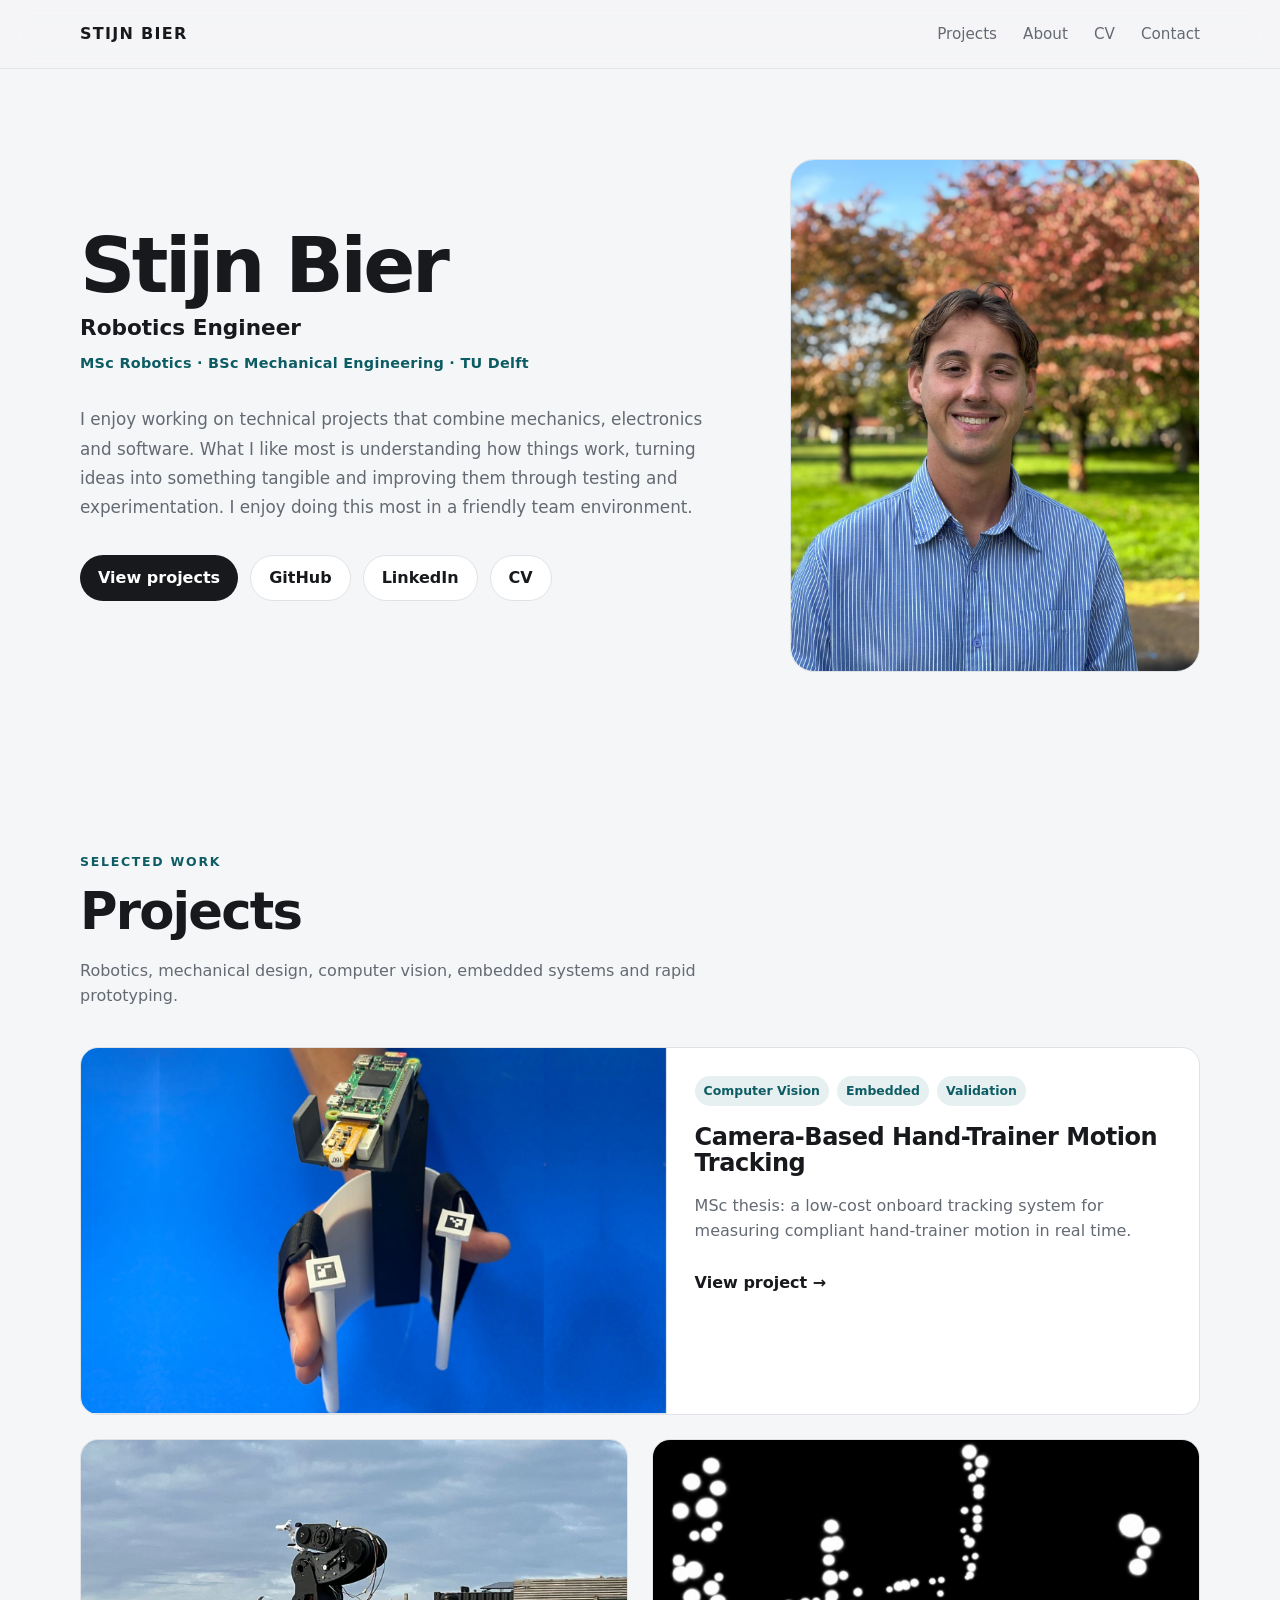
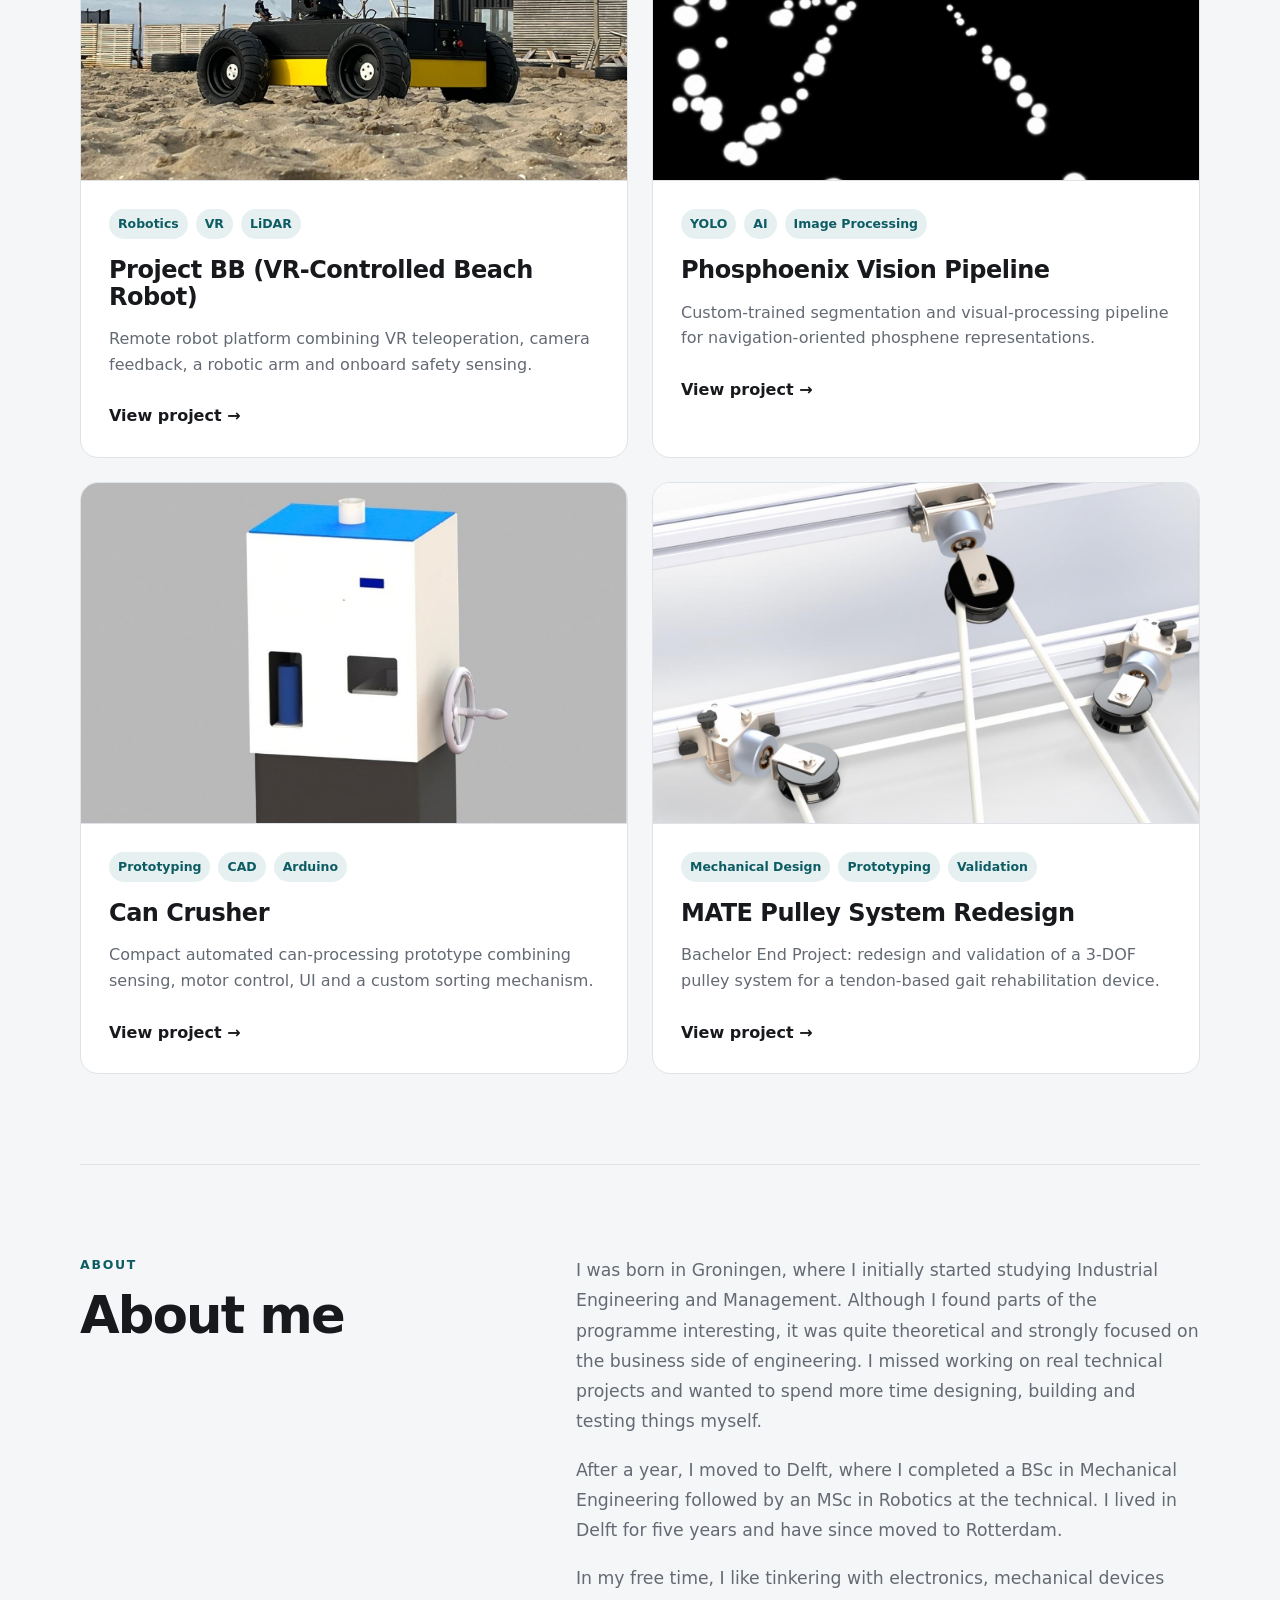
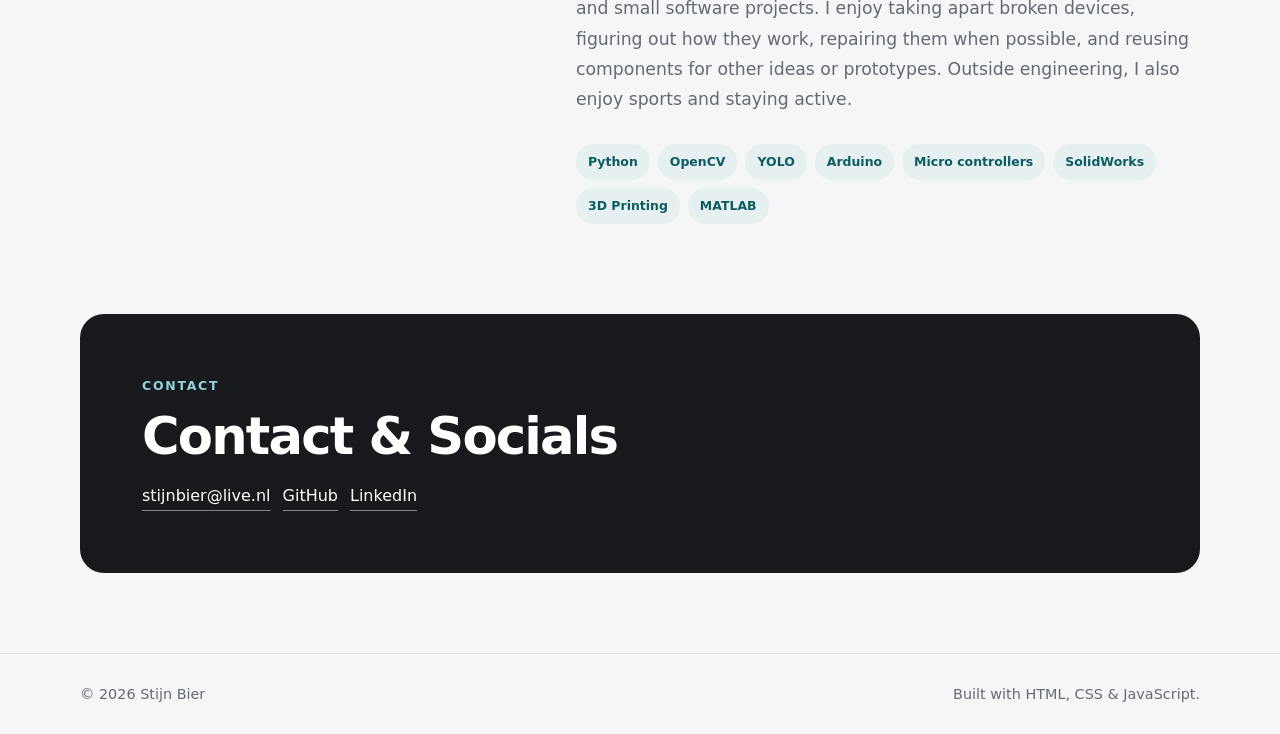
<file: index.html>
<!DOCTYPE html>
<html lang="en">
<head>
  <meta charset="UTF-8">
  <meta name="viewport" content="width=device-width, initial-scale=1.0">
  <meta name="description" content="Portfolio of Stijn Bier — MSc Robotics, BSc Mechanical Engineering, building robotic systems across hardware and software.">
  <title>Stijn Bier | Robotics Portfolio</title>

  <link rel="stylesheet" href="style.css">

  <style>

    /* ---------- HERO ---------- */

    .hero {
      display: grid;
      grid-template-columns: minmax(0, 1.25fr) minmax(300px, 410px);
      gap: 80px;
      align-items: center;
    }

    .intro-name {
      margin: 0 0 8px;
      font-size: clamp(3.2rem, 6vw, 5.5rem);
      line-height: .95;
      letter-spacing: -0.045em;
    }

    .intro-role {
      margin: 0 0 7px;
      font-size: 1.35rem;
      font-weight: 600;
      color: var(--text);
    }

    .intro-education {
      margin: 0 0 30px;
      color: var(--accent);
      font-size: .9rem;
      font-weight: 600;
      letter-spacing: .02em;
    }

    .intro-education a {
      color: inherit;
      text-decoration: none;
    }

    .intro-education a:hover {
      text-decoration: underline;
    }

    .hero-text {
      max-width: 690px;
      font-size: 1.05rem;
      line-height: 1.75;
    }

    .hero-photo-wrap {
      width: 100%;
      max-width: 410px;
      justify-self: end;
    }

    .profile-photo {
      width: 100%;
      aspect-ratio: 4 / 5;
      display: block;
      object-fit: cover;
      object-position: center;
      border-radius: 24px;
      border: 1px solid var(--line);
      background: var(--surface);
    }


    /* ---------- PROJECT IMAGES ---------- */

    .project-image {
      aspect-ratio: 16 / 10;
      overflow: hidden;
      background: #f5f7f8;
      border-bottom: 1px solid var(--line);
    }

    .project-image img {
      width: 100%;
      height: 100%;
      display: block;
      transition: transform .35s ease;
    }

    .project-card:hover .project-image img {
      transform: scale(1.02);
    }

    .thesis-img {
      object-fit: cover;
      object-position: center;
    }

    .bb-img {
      object-fit: cover;
      object-position: center;
    }

    .phosphoenix-img {
      object-fit: cover;
      object-position: center;
      background: #000;
    }

    .crusher-img {
      object-fit: cover;
      object-position: center;
    }

    .bep-img {
      object-fit: cover;
      object-position: center;
    }


    /* ---------- ABOUT ---------- */

    .about-copy p {
      line-height: 1.75;
    }

    .about-copy p + p {
      margin-top: 18px;
    }

    .skill-list {
      margin-top: 30px;
    }


    /* ---------- RESPONSIVE ---------- */

    @media (max-width: 1000px) {

      .hero {
        grid-template-columns: 1fr;
        gap: 42px;
      }

      .hero-photo-wrap {
        justify-self: start;
        max-width: 430px;
      }

    }

    @media (max-width: 620px) {

      .hero {
        gap: 34px;
      }

      .intro-name {
        font-size: clamp(3rem, 15vw, 4.4rem);
      }

      .intro-role {
        font-size: 1.15rem;
      }

      .hero-text {
        font-size: 1rem;
      }

      .hero-photo-wrap {
        max-width: 100%;
      }

      .profile-photo {
        aspect-ratio: 4 / 4.5;
      }

    }

  </style>
</head>


<body>

  <header class="site-header">
    <div class="container nav-wrap">

      <a class="brand" href="index.html">STIJN BIER</a>

      <nav class="nav">
        <a href="#projects">Projects</a>
        <a href="#about">About</a>
        <a href="cv.html">CV</a>
        <a href="#contact">Contact</a>
      </nav>

    </div>
  </header>


  <main>


    <!-- HERO -->

    <section class="hero container">

      <div class="hero-copy">

        <h1 class="intro-name">Stijn Bier</h1>

        <p class="intro-role">
          Robotics Engineer
        </p>

        <p class="intro-education">
          MSc Robotics · BSc Mechanical Engineering ·
          <a href="https://www.tudelft.nl/en/"
             target="_blank"
             rel="noreferrer">TU Delft</a>
        </p>

        <p class="hero-text">
          I enjoy working on technical projects that combine mechanics,
          electronics and software. What I like most is understanding how
          things work, turning ideas into something tangible and improving
          them through testing and experimentation. I enjoy doing this most
          in a friendly team environment.
        </p>

        <div class="hero-actions">

          <a class="button primary" href="#projects">
            View projects
          </a>

          <a class="button secondary"
             href="https://github.com/stijn7234"
             target="_blank"
             rel="noreferrer">
            GitHub
          </a>

          <a class="button secondary"
             href="https://nl.linkedin.com/in/stijn-bier-895b671ba"
             target="_blank"
             rel="noreferrer">
            LinkedIn
          </a>

          <a class="button secondary" href="cv.html">
            CV
          </a>

        </div>

      </div>


      <div class="hero-photo-wrap">

        <img class="profile-photo"
             src="assets/images/profile.jpeg"
             alt="Stijn Bier"
             onerror="this.onerror=null; this.src='assets/images/profile.png';">

      </div>

    </section>



    <!-- PROJECTS -->

    <section class="section container" id="projects">

      <div class="section-heading">

        <p class="eyebrow">
          Selected work
        </p>

        <h2>
          Projects
        </h2>

        <p>
          Robotics, mechanical design, computer vision, embedded systems and rapid prototyping.
        </p>

      </div>


      <div class="project-grid">


        <!-- THESIS -->

        <a class="project-card featured"
           href="projects/thesis.html">

          <div class="project-image">

            <img class="thesis-img"
                 src="assets/images/alpha.png"
                 alt="Alpha Hand Trainer with onboard camera tracking">

          </div>

          <div class="project-content">

            <div class="tags">
              <span>Computer Vision</span>
              <span>Embedded</span>
              <span>Validation</span>
            </div>

            <h3>
              Camera-Based Hand-Trainer Motion Tracking
            </h3>

            <p>
              MSc thesis: a low-cost onboard tracking system for measuring
              compliant hand-trainer motion in real time.
            </p>

            <span class="project-link">
              View project →
            </span>

          </div>

        </a>



        <!-- BB -->

        <a class="project-card"
           href="projects/beachbot.html">

          <div class="project-image">

            <img class="bb-img"
                 src="assets/images/BB.JPG"
                 alt="BB beach robot">

          </div>

          <div class="project-content">

            <div class="tags">
              <span>Robotics</span>
              <span>VR</span>
              <span>LiDAR</span>
            </div>

            <h3>
              Project BB (VR-Controlled Beach Robot)
            </h3>

            <p>
              Remote robot platform combining VR teleoperation, camera feedback,
              a robotic arm and onboard safety sensing.
            </p>

            <span class="project-link">
              View project →
            </span>

          </div>

        </a>



        <!-- PHOSPHOENIX -->

        <a class="project-card"
           href="projects/phosphoenix.html">

          <div class="project-image">

            <img class="phosphoenix-img"
                 src="assets/images/phosphenes.png"
                 alt="Phosphoenix computer-vision pipeline">

          </div>

          <div class="project-content">

            <div class="tags">
              <span>YOLO</span>
              <span>AI</span>
              <span>Image Processing</span>
            </div>

            <h3>
              Phosphoenix Vision Pipeline
            </h3>

            <p>
              Custom-trained segmentation and visual-processing pipeline for
              navigation-oriented phosphene representations.
            </p>

            <span class="project-link">
              View project →
            </span>

          </div>

        </a>



        <!-- CAN CRUSHER -->

        <a class="project-card"
           href="projects/cancrusher.html">

          <div class="project-image">

            <img class="crusher-img"
                 src="assets/images/cancrusher.png"
                 alt="Automated can crusher prototype">

          </div>

          <div class="project-content">

            <div class="tags">
              <span>Prototyping</span>
              <span>CAD</span>
              <span>Arduino</span>
            </div>

            <h3>
              Can Crusher
            </h3>

            <p>
              Compact automated can-processing prototype combining sensing,
              motor control, UI and a custom sorting mechanism.
            </p>

            <span class="project-link">
              View project →
            </span>

          </div>

        </a>


        <!-- BACHELOR END PROJECT -->

        <a class="project-card"
           href="projects/bep.html">

          <div class="project-image">

            <img class="bep-img"
                 src="assets/images/bep-hero.png"
                 alt="MATE pulley system redesign">

          </div>

          <div class="project-content">

            <div class="tags">
              <span>Mechanical Design</span>
              <span>Prototyping</span>
              <span>Validation</span>
            </div>

            <h3>
              MATE Pulley System Redesign
            </h3>

            <p>
              Bachelor End Project: redesign and validation of a 3-DOF pulley system
              for a tendon-based gait rehabilitation device.
            </p>

            <span class="project-link">
              View project →
            </span>

          </div>

        </a>


      </div>

    </section>



    <!-- ABOUT -->

    <section class="section split container" id="about">

      <div>

        <p class="eyebrow">
          About
        </p>

        <h2>
          About me
        </h2>

      </div>


      <div class="about-copy">

        <p>
          I was born in Groningen, where I initially started studying
          Industrial Engineering and Management. Although I found parts of the
          programme interesting, it was quite theoretical and strongly focused
          on the business side of engineering. I missed working on real
          technical projects and wanted to spend more time designing, building
          and testing things myself.
        </p>

        <p>
          After a year, I moved to Delft, where I completed a BSc in Mechanical
          Engineering followed by an MSc in Robotics at the technical. I lived in Delft for five
          years and have since moved to Rotterdam.
        </p>

        <p>
          In my free time, I like tinkering with electronics, mechanical
          devices and small software projects. I enjoy taking apart broken
          devices, figuring out how they work, repairing them when possible,
          and reusing components for other ideas or prototypes. Outside
          engineering, I also enjoy sports and staying active.
        </p>


        <div class="skill-list">

          <span>Python</span>
          <span>OpenCV</span>
          <span>YOLO</span>
          <span>Arduino</span>
          <span>Micro controllers</span>
          <span>SolidWorks</span>
          <span>3D Printing</span>
          <span>MATLAB</span>

        </div>

      </div>

    </section>



    <!-- CONTACT -->

  <section class="section contact container" id="contact">

  <p class="eyebrow">Contact</p>

  <h2>Contact &amp; Socials</h2>

  <div class="contact-links">

    <a href="mailto:stijnbier@live.nl">
      stijnbier@live.nl
    </a>

    <a href="https://github.com/stijn7234"
       target="_blank"
       rel="noreferrer">
      GitHub
    </a>

    <a href="https://nl.linkedin.com/in/stijn-bier-895b671ba"
       target="_blank"
       rel="noreferrer">
      LinkedIn
    </a>

  </div>

</section>


  </main>


  <footer class="footer">

    <div class="container">

      <span>
        © <span id="year"></span> Stijn Bier
      </span>

      <span>
        Built with HTML, CSS &amp; JavaScript.
      </span>

    </div>

  </footer>


  <script src="script.js"></script>

</body>
</html>
</file>
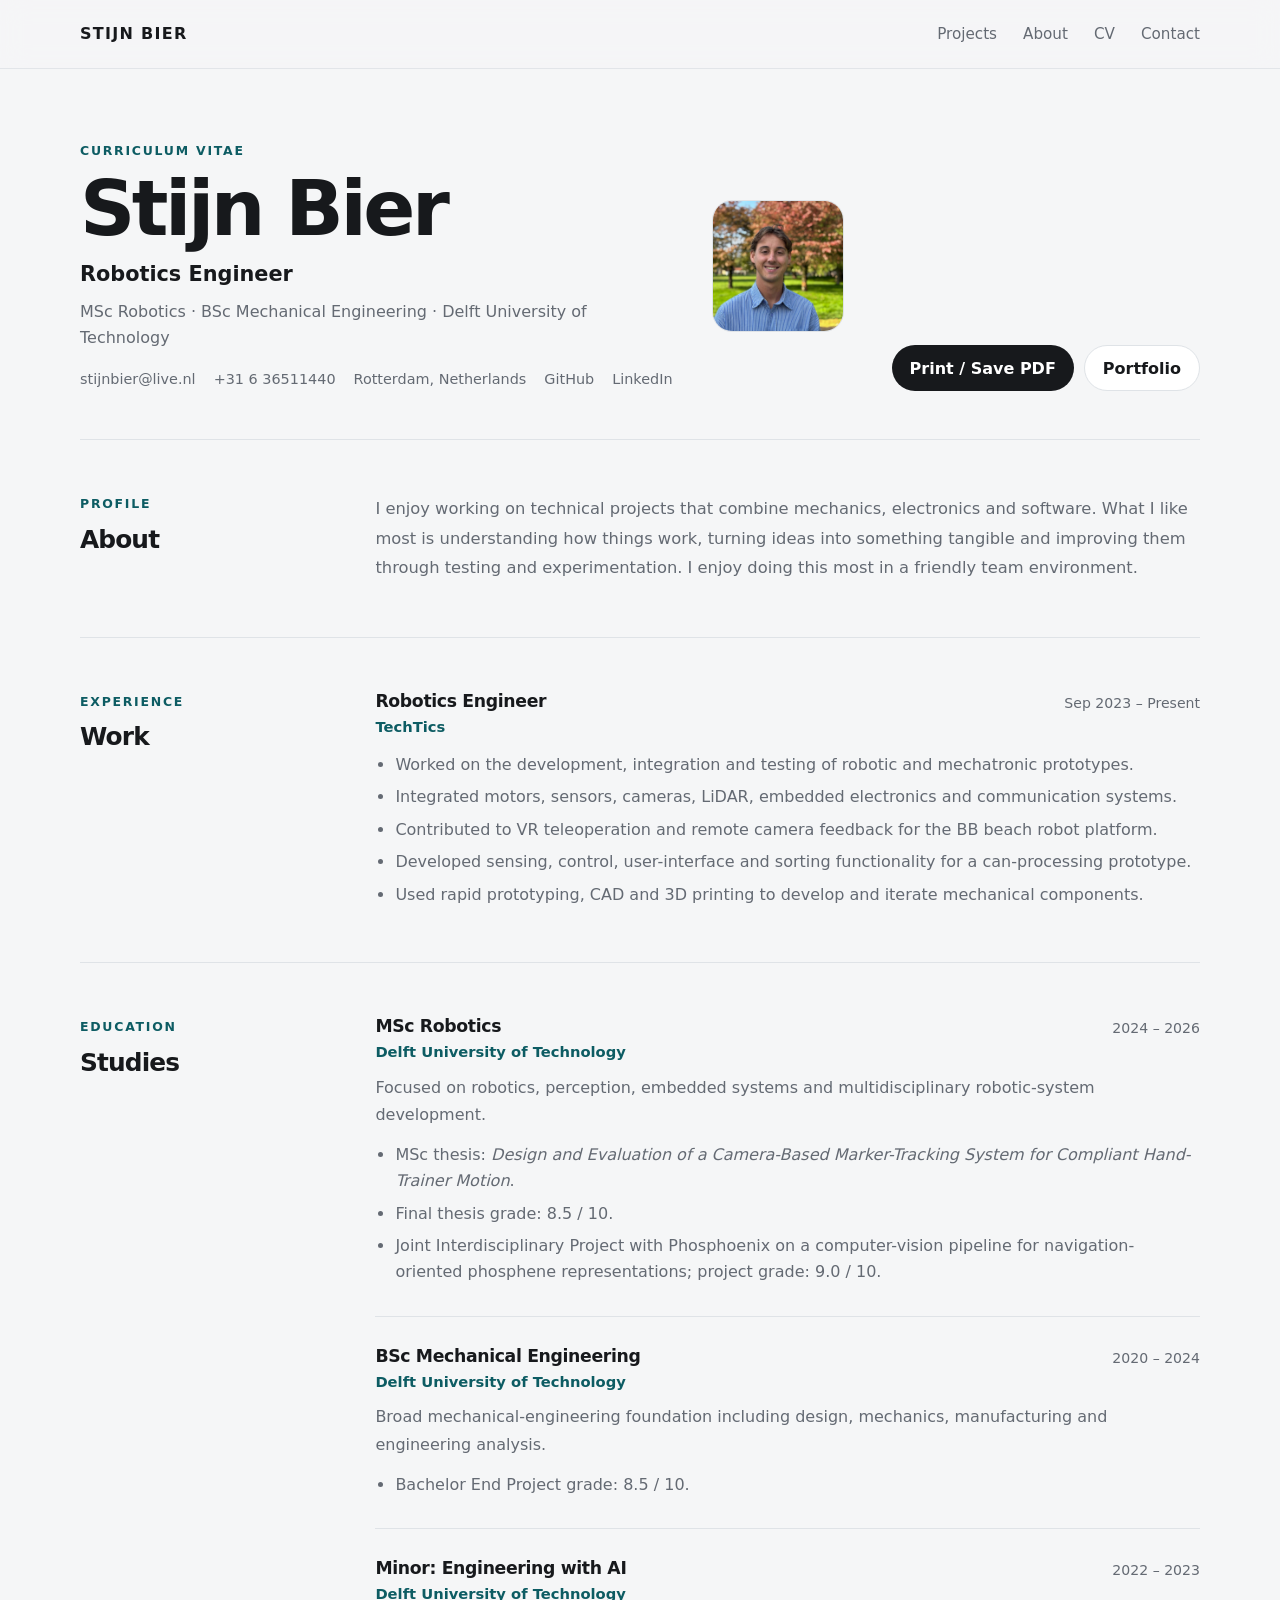
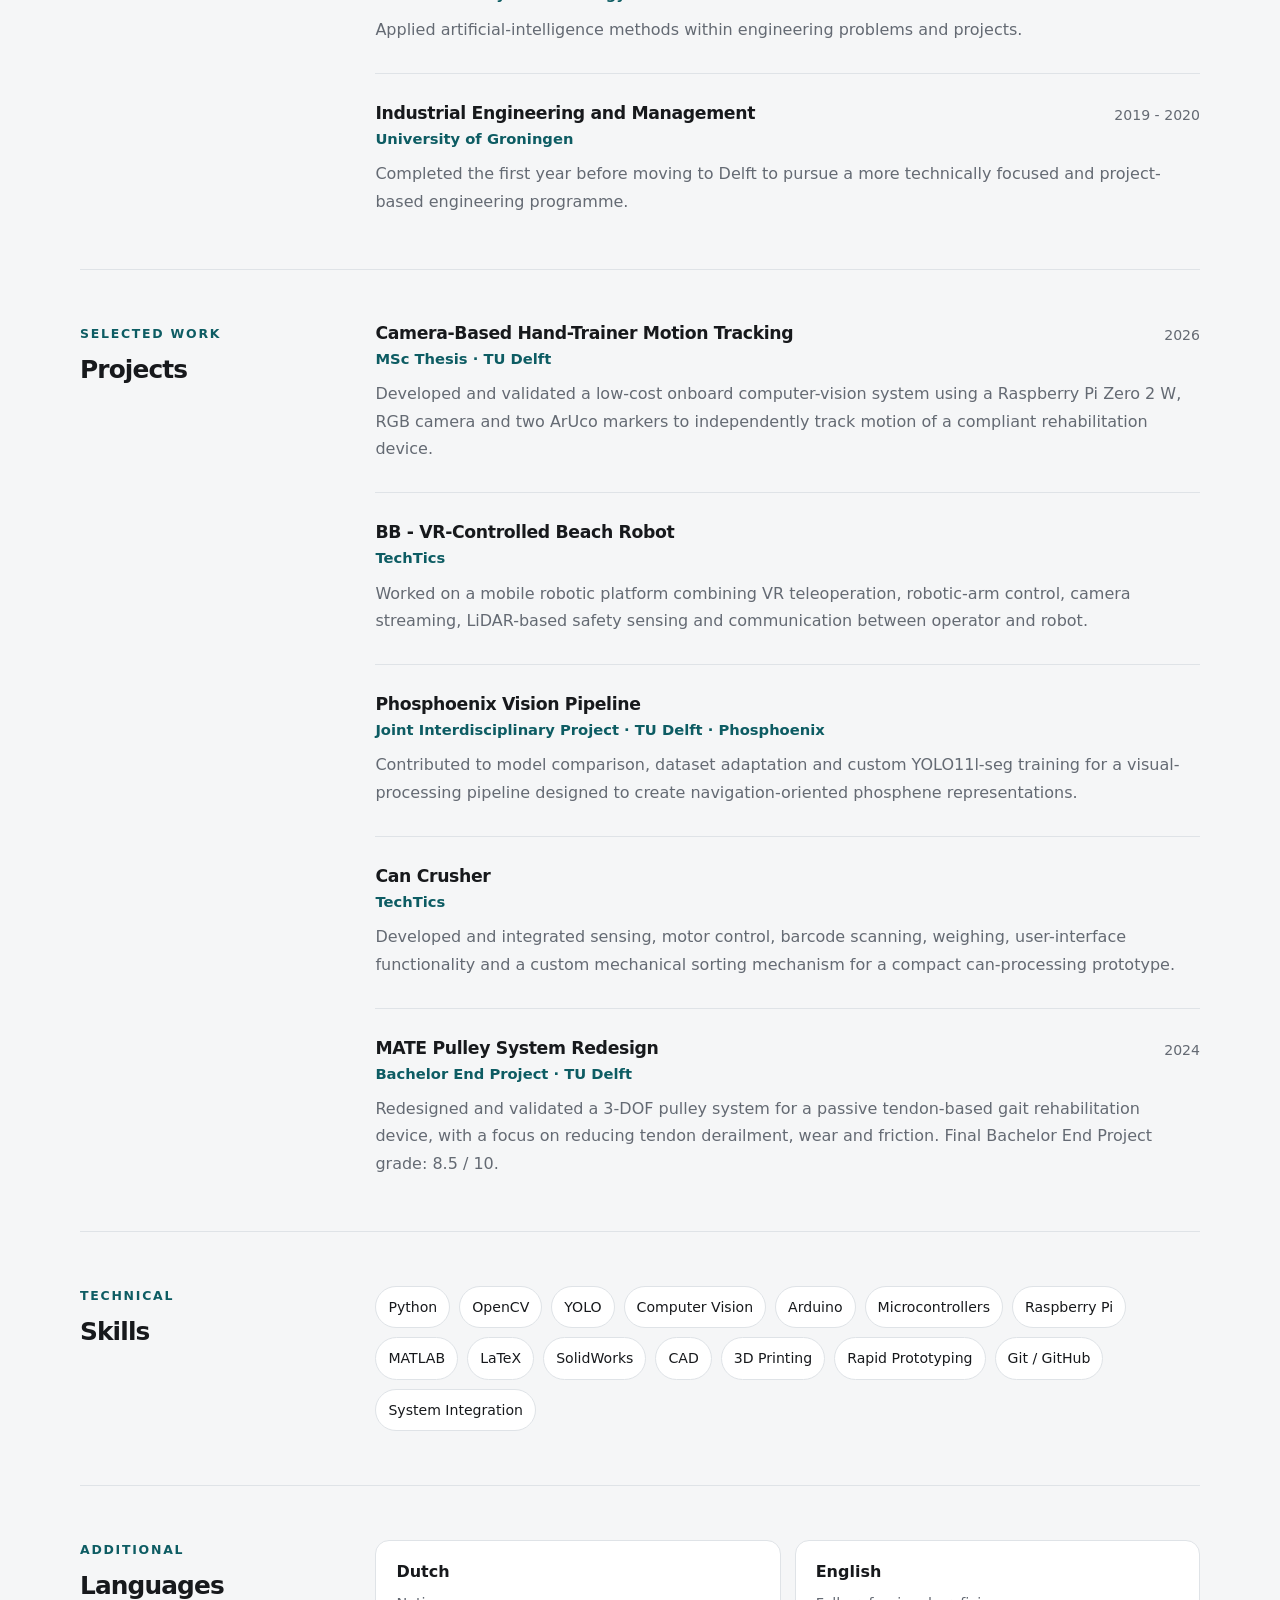
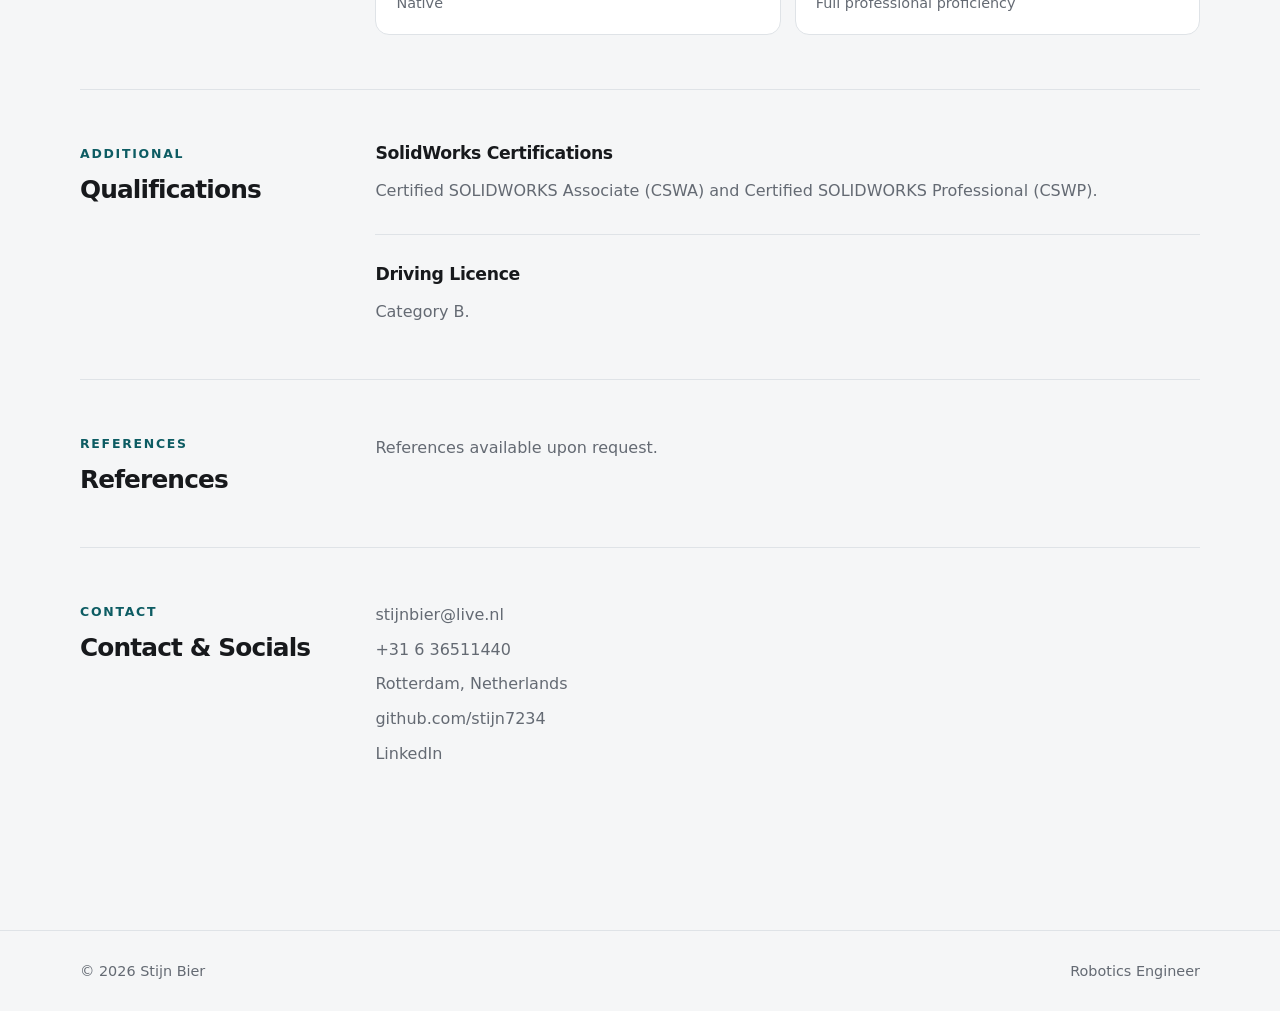
<file: cv.html>
<!DOCTYPE html>
<html lang="en">
<head>
  <meta charset="UTF-8">
  <meta name="viewport" content="width=device-width, initial-scale=1.0">
  <meta name="description" content="CV of Stijn Bier - Robotics Engineer, MSc Robotics and BSc Mechanical Engineering from TU Delft.">
  <title>CV | Stijn Bier</title>
  <link rel="stylesheet" href="style.css">

  <style>
    .cv-page { padding-top: 72px; padding-bottom: 110px; }
    .cv-hero {
      display: grid;
      grid-template-columns: minmax(0, 1fr) auto;
      gap: 48px;
      align-items: end;
      padding-bottom: 48px;
      border-bottom: 1px solid var(--line);
    }
    .cv-hero h1 {
      margin: 0 0 12px;
      font-size: clamp(3rem, 6vw, 5.5rem);
      line-height: .95;
      letter-spacing: -0.045em;
    }
    .cv-role { margin: 0 0 8px; font-size: 1.3rem; font-weight: 600; }
    .cv-subtitle { margin: 0; color: var(--muted); line-height: 1.6; }
    .cv-actions {
      display: flex;
      flex-wrap: wrap;
      gap: 10px;
      justify-content: flex-end;
    }
    .cv-section { padding: 54px 0; border-bottom: 1px solid var(--line); }
    .cv-section:last-of-type { border-bottom: 0; }
    .cv-section-grid {
      display: grid;
      grid-template-columns: minmax(180px, .45fr) minmax(0, 1.55fr);
      gap: 56px;
    }
    .cv-section h2 { margin: 0; font-size: 1.55rem; }
    .cv-entry {
      padding-bottom: 30px;
      margin-bottom: 30px;
      border-bottom: 1px solid var(--line);
    }
    .cv-entry:last-child { padding-bottom: 0; margin-bottom: 0; border-bottom: 0; }
    .cv-entry-head {
      display: flex;
      justify-content: space-between;
      gap: 24px;
      align-items: flex-start;
      margin-bottom: 10px;
    }
    .cv-entry h3 { margin: 0 0 4px; font-size: 1.08rem; }
    .cv-entry .org { color: var(--accent); font-weight: 600; font-size: .92rem; }
    .cv-date { color: var(--muted); font-size: .88rem; white-space: nowrap; }
    .cv-entry p { margin: 0; color: var(--muted); line-height: 1.7; }
    .cv-entry ul { margin: 14px 0 0; padding-left: 20px; color: var(--muted); line-height: 1.65; }
    .cv-entry li + li { margin-top: 6px; }
    .cv-summary {
      max-width: 820px;
      color: var(--muted);
      line-height: 1.8;
      font-size: 1.02rem;
    }
    .cv-skills { display: flex; flex-wrap: wrap; gap: 9px; }
    .cv-skills span {
      padding: 9px 12px;
      border: 1px solid var(--line);
      border-radius: 999px;
      background: var(--surface);
      font-size: .88rem;
    }
    .cv-contact { display: grid; gap: 9px; }
    .cv-contact a, .cv-contact span { color: var(--muted); }
    .cv-contact a:hover { color: var(--text); }


    .cv-hero-main {
      display: grid;
      grid-template-columns: minmax(0, 1fr) 132px;
      gap: 34px;
      align-items: center;
    }

    .cv-photo {
      width: 132px;
      height: 132px;
      object-fit: cover;
      object-position: center;
      border-radius: 20px;
      border: 1px solid var(--line);
      background: var(--surface);
    }

    .cv-top-contact {
      display: flex;
      flex-wrap: wrap;
      gap: 8px 18px;
      margin-top: 18px;
      color: var(--muted);
      font-size: .9rem;
    }

    .cv-top-contact a,
    .cv-top-contact span {
      color: inherit;
      text-decoration: none;
    }

    .cv-top-contact a:hover {
      color: var(--text);
      text-decoration: underline;
      text-underline-offset: 3px;
    }

    .cv-mini-grid {
      display: grid;
      grid-template-columns: repeat(2, minmax(0, 1fr));
      gap: 14px;
    }

    .cv-mini-card {
      padding: 18px 20px;
      border: 1px solid var(--line);
      border-radius: 14px;
      background: var(--surface);
    }

    .cv-mini-card strong {
      display: block;
      margin-bottom: 5px;
    }

    .cv-mini-card span {
      color: var(--muted);
      line-height: 1.5;
      font-size: .9rem;
    }

    .cv-reference-note {
      color: var(--muted);
      line-height: 1.7;
    }


    @media (max-width: 820px) {
      .cv-hero, .cv-section-grid, .cv-hero-main, .cv-mini-grid { grid-template-columns: 1fr; }
      .cv-actions { justify-content: flex-start; }
      .cv-entry-head { display: block; }
      .cv-date { display: block; margin-top: 5px; }
    }

    @media print {
      .site-header, .footer, .cv-actions { display: none !important; }
      body { background: #fff; }
      .cv-page { padding: 0; }
      .container { max-width: none; width: 100%; }
      .cv-section { padding: 28px 0; }
      .cv-section-grid { grid-template-columns: 170px 1fr; gap: 34px; }
      .cv-entry { break-inside: avoid; }
      a { color: inherit; text-decoration: none; }
    }
  
    .external-org {
      color: inherit;
      text-decoration: none;
    }

    .external-org:hover {
      text-decoration: underline;
      text-underline-offset: 3px;
    }

  </style>
</head>

<body>
  <header class="site-header">
    <div class="container nav-wrap">
      <a class="brand" href="index.html">STIJN BIER</a>
      <nav class="nav">
        <a href="index.html#projects">Projects</a>
        <a href="index.html#about">About</a>
        <a href="cv.html" aria-current="page">CV</a>
        <a href="index.html#contact">Contact</a>
      </nav>
    </div>
  </header>

  <main class="cv-page container">
    <section class="cv-hero">
      <div class="cv-hero-main">
        <div>
          <p class="eyebrow">Curriculum Vitae</p>
          <h1>Stijn Bier</h1>
          <p class="cv-role">Robotics Engineer</p>
          <p class="cv-subtitle">
            MSc Robotics · BSc Mechanical Engineering ·
            <a class="external-org" href="https://www.tudelft.nl/en/" target="_blank" rel="noreferrer">
              Delft University of Technology
            </a>
          </p>

          <div class="cv-top-contact">
            <a href="mailto:stijnbier@live.nl">stijnbier@live.nl</a>
            <span>+31 6 36511440</span>
            <span>Rotterdam, Netherlands</span>
            <a href="https://github.com/stijn7234" target="_blank" rel="noreferrer">GitHub</a>
            <a href="https://nl.linkedin.com/in/stijn-bier-895b671ba" target="_blank" rel="noreferrer">LinkedIn</a>
          </div>
        </div>

        <img class="cv-photo"
             src="assets/images/profile.jpeg"
             alt="Stijn Bier"
             onerror="this.onerror=null; this.src='assets/images/profile.png';">
      </div>

      <div class="cv-actions">
        <a class="button primary" href="#" onclick="window.print(); return false;">Print / Save PDF</a>
        <a class="button secondary" href="index.html">Portfolio</a>
      </div>
    </section>

    <section class="cv-section">
      <div class="cv-section-grid">
        <div>
          <p class="eyebrow">Profile</p>
          <h2>About</h2>
        </div>
        <div class="cv-summary">
          I enjoy working on technical projects that combine mechanics, electronics and software.
          What I like most is understanding how things work, turning ideas into something tangible
          and improving them through testing and experimentation. I enjoy doing this most in a
          friendly team environment.
        </div>
      </div>
    </section>

    <section class="cv-section">
      <div class="cv-section-grid">
        <div>
          <p class="eyebrow">Experience</p>
          <h2>Work</h2>
        </div>
        <div>
          <article class="cv-entry">
            <div class="cv-entry-head">
              <div>
                <h3>Robotics Engineer</h3>
                <div class="org"><a class="external-org" href="https://www.techtics.team/" target="_blank" rel="noreferrer">TechTics</a></div>
              </div>
              <div class="cv-date">Sep 2023 – Present</div>
            </div>
            <ul>
              <li>Worked on the development, integration and testing of robotic and mechatronic prototypes.</li>
              <li>Integrated motors, sensors, cameras, LiDAR, embedded electronics and communication systems.</li>
              <li>Contributed to VR teleoperation and remote camera feedback for the BB beach robot platform.</li>
              <li>Developed sensing, control, user-interface and sorting functionality for a can-processing prototype.</li>
              <li>Used rapid prototyping, CAD and 3D printing to develop and iterate mechanical components.</li>
            </ul>
          </article>
        </div>
      </div>
    </section>

    <section class="cv-section">
      <div class="cv-section-grid">
        <div>
          <p class="eyebrow">Education</p>
          <h2>Studies</h2>
        </div>
        <div>
          <article class="cv-entry">
            <div class="cv-entry-head">
              <div>
                <h3>MSc Robotics</h3>
                <div class="org"><a class="external-org" href="https://www.tudelft.nl/en/" target="_blank" rel="noreferrer">Delft University of Technology</a></div>
              </div>
              <div class="cv-date">2024 – 2026</div>
            </div>
            <p>Focused on robotics, perception, embedded systems and multidisciplinary robotic-system development.</p>
            <ul>
              <li>MSc thesis: <em>Design and Evaluation of a Camera-Based Marker-Tracking System for Compliant Hand-Trainer Motion</em>.</li>
              <li>Final thesis grade: 8.5 / 10.</li>
              <li>Joint Interdisciplinary Project with <a class="external-org" href="https://www.phosphoenix.nl/" target="_blank" rel="noreferrer">Phosphoenix</a> on a computer-vision pipeline for navigation-oriented phosphene representations; project grade: 9.0 / 10.</li>
            </ul>
          </article>


          </article>

          <article class="cv-entry">
            <div class="cv-entry-head">
              <div>
                <h3>BSc Mechanical Engineering</h3>
                <div class="org"><a class="external-org" href="https://www.tudelft.nl/en/" target="_blank" rel="noreferrer">Delft University of Technology</a></div>
              </div>
              <div class="cv-date">2020 – 2024</div>
            </div>
            <p>Broad mechanical-engineering foundation including design, mechanics, manufacturing and engineering analysis.</p>
            <ul>
              <li>Bachelor End Project grade: 8.5 / 10.</li>
            </ul>
          </article>

          <article class="cv-entry">
            <div class="cv-entry-head">
              <div>
                <h3>Minor: Engineering with AI</h3>
                <div class="org"><a class="external-org" href="https://www.tudelft.nl/en/" target="_blank" rel="noreferrer">Delft University of Technology</a></div>
              </div>
              <div class="cv-date">2022 – 2023</div>
            </div>
            <p>Applied artificial-intelligence methods within engineering problems and projects.</p>
          </article>

          <article class="cv-entry">
            <div class="cv-entry-head">
              <div>
                <h3>Industrial Engineering and Management</h3>
                <div class="org"><a class="external-org" href="https://www.rug.nl/?lang=en" target="_blank" rel="noreferrer">University of Groningen</a></div>
              </div>
              <div class="cv-date">2019 - 2020</div>
            </div>
            <p>
              Completed the first year before moving to Delft to pursue a more technically
              focused and project-based engineering programme.
            </p>


        </div>
      </div>



      
    </section>

    <section class="cv-section">
      <div class="cv-section-grid">
        <div>
          <p class="eyebrow">Selected work</p>
          <h2>Projects</h2>
        </div>
        <div>
          <article class="cv-entry">
            <div class="cv-entry-head">
              <div>
                <h3>Camera-Based Hand-Trainer Motion Tracking</h3>
                <div class="org">MSc Thesis · <a class="external-org" href="https://www.tudelft.nl/en/" target="_blank" rel="noreferrer">TU Delft</a></div>
              </div>
              <div class="cv-date">2026</div>
            </div>
            <p>Developed and validated a low-cost onboard computer-vision system using a Raspberry Pi Zero 2 W, RGB camera and two ArUco markers to independently track motion of a compliant rehabilitation device.</p>
          </article>

          <article class="cv-entry">
            <div class="cv-entry-head">
              <div>
                <h3>BB - VR-Controlled Beach Robot</h3>
                <div class="org"><a class="external-org" href="https://www.techtics.team/" target="_blank" rel="noreferrer">TechTics</a></div>
              </div>
            </div>
            <p>Worked on a mobile robotic platform combining VR teleoperation, robotic-arm control, camera streaming, LiDAR-based safety sensing and communication between operator and robot.</p>
          </article>

          <article class="cv-entry">
            <div class="cv-entry-head">
              <div>
                <h3>Phosphoenix Vision Pipeline</h3>
                <div class="org">
                  Joint Interdisciplinary Project ·
                  <a class="external-org" href="https://www.tudelft.nl/en/" target="_blank" rel="noreferrer">TU Delft</a>
                  ·
                  <a class="external-org" href="https://www.phosphoenix.nl/" target="_blank" rel="noreferrer">Phosphoenix</a>
                </div>
              </div>
            </div>
            <p>Contributed to model comparison, dataset adaptation and custom YOLO11l-seg training for a visual-processing pipeline designed to create navigation-oriented phosphene representations.</p>
          </article>

          <article class="cv-entry">
            <div class="cv-entry-head">
              <div>
                <h3>Can Crusher</h3>
                <div class="org"><a class="external-org" href="https://www.techtics.team/" target="_blank" rel="noreferrer">TechTics</a></div>
              </div>
            </div>
            <p>Developed and integrated sensing, motor control, barcode scanning, weighing, user-interface functionality and a custom mechanical sorting mechanism for a compact can-processing prototype.</p>
          </article>

          <article class="cv-entry">
            <div class="cv-entry-head">
              <div>
                <h3>MATE Pulley System Redesign</h3>
                <div class="org">Bachelor End Project · <a class="external-org" href="https://www.tudelft.nl/en/" target="_blank" rel="noreferrer">TU Delft</a></div>
              </div>
              <div class="cv-date">2024</div>
            </div>
            <p>
              Redesigned and validated a 3-DOF pulley system for a passive tendon-based gait rehabilitation device,
              with a focus on reducing tendon derailment, wear and friction. Final Bachelor End Project grade: 8.5 / 10.
            </p>
          </article>
        </div>
      </div>
    </section>

    <section class="cv-section">
      <div class="cv-section-grid">
        <div>
          <p class="eyebrow">Technical</p>
          <h2>Skills</h2>
        </div>
        <div class="cv-skills">
          <span>Python</span>
          <span>OpenCV</span>
          <span>YOLO</span>
          <span>Computer Vision</span>
          <span>Arduino</span>
          <span>Microcontrollers</span>
          <span>Raspberry Pi</span>
          <span>MATLAB</span>
          <span>LaTeX</span>
          <span>SolidWorks</span>
          <span>CAD</span>
          <span>3D Printing</span>
          <span>Rapid Prototyping</span>
          <span>Git / GitHub</span>
          <span>System Integration</span>
        </div>
      </div>
    </section>

    <section class="cv-section">
      <div class="cv-section-grid">
        <div>
          <p class="eyebrow">Additional</p>
          <h2>Languages</h2>
        </div>
        <div class="cv-mini-grid">
          <div class="cv-mini-card">
            <strong>Dutch</strong>
            <span>Native</span>
          </div>
          <div class="cv-mini-card">
            <strong>English</strong>
            <span>Full professional proficiency</span>
          </div>
        </div>
      </div>
    </section>

    <section class="cv-section">
      <div class="cv-section-grid">
        <div>
          <p class="eyebrow">Additional</p>
          <h2>Qualifications</h2>
        </div>
        <div>
          <article class="cv-entry">
            <div class="cv-entry-head"><div><h3>SolidWorks Certifications</h3></div></div>
            <p>Certified SOLIDWORKS Associate (CSWA) and Certified SOLIDWORKS Professional (CSWP).</p>
          </article>

          <article class="cv-entry">
            <div class="cv-entry-head"><div><h3>Driving Licence</h3></div></div>
            <p>Category B.</p>
          </article>
        </div>
      </div>
    </section>

    <section class="cv-section">
      <div class="cv-section-grid">
        <div>
          <p class="eyebrow">References</p>
          <h2>References</h2>
        </div>
        <div class="cv-reference-note">
          References available upon request.
        </div>
      </div>
    </section>

    <section class="cv-section">
      <div class="cv-section-grid">
        <div>
          <p class="eyebrow">Contact</p>
          <h2>Contact &amp; Socials</h2>
        </div>
        <div class="cv-contact">
          <a href="mailto:stijnbier@live.nl">stijnbier@live.nl</a>
          <span>+31 6 36511440</span>
          <span>Rotterdam, Netherlands</span>
          <a href="https://github.com/stijn7234" target="_blank" rel="noreferrer">github.com/stijn7234</a>
          <a href="https://nl.linkedin.com/in/stijn-bier-895b671ba" target="_blank" rel="noreferrer">LinkedIn</a>
        </div>
      </div>
    </section>
  </main>

  <footer class="footer">
    <div class="container">
      <span>© <span id="year"></span> Stijn Bier</span>
      <span>Robotics Engineer</span>
    </div>
  </footer>

  <script src="script.js"></script>
</body>
</html>
</file>
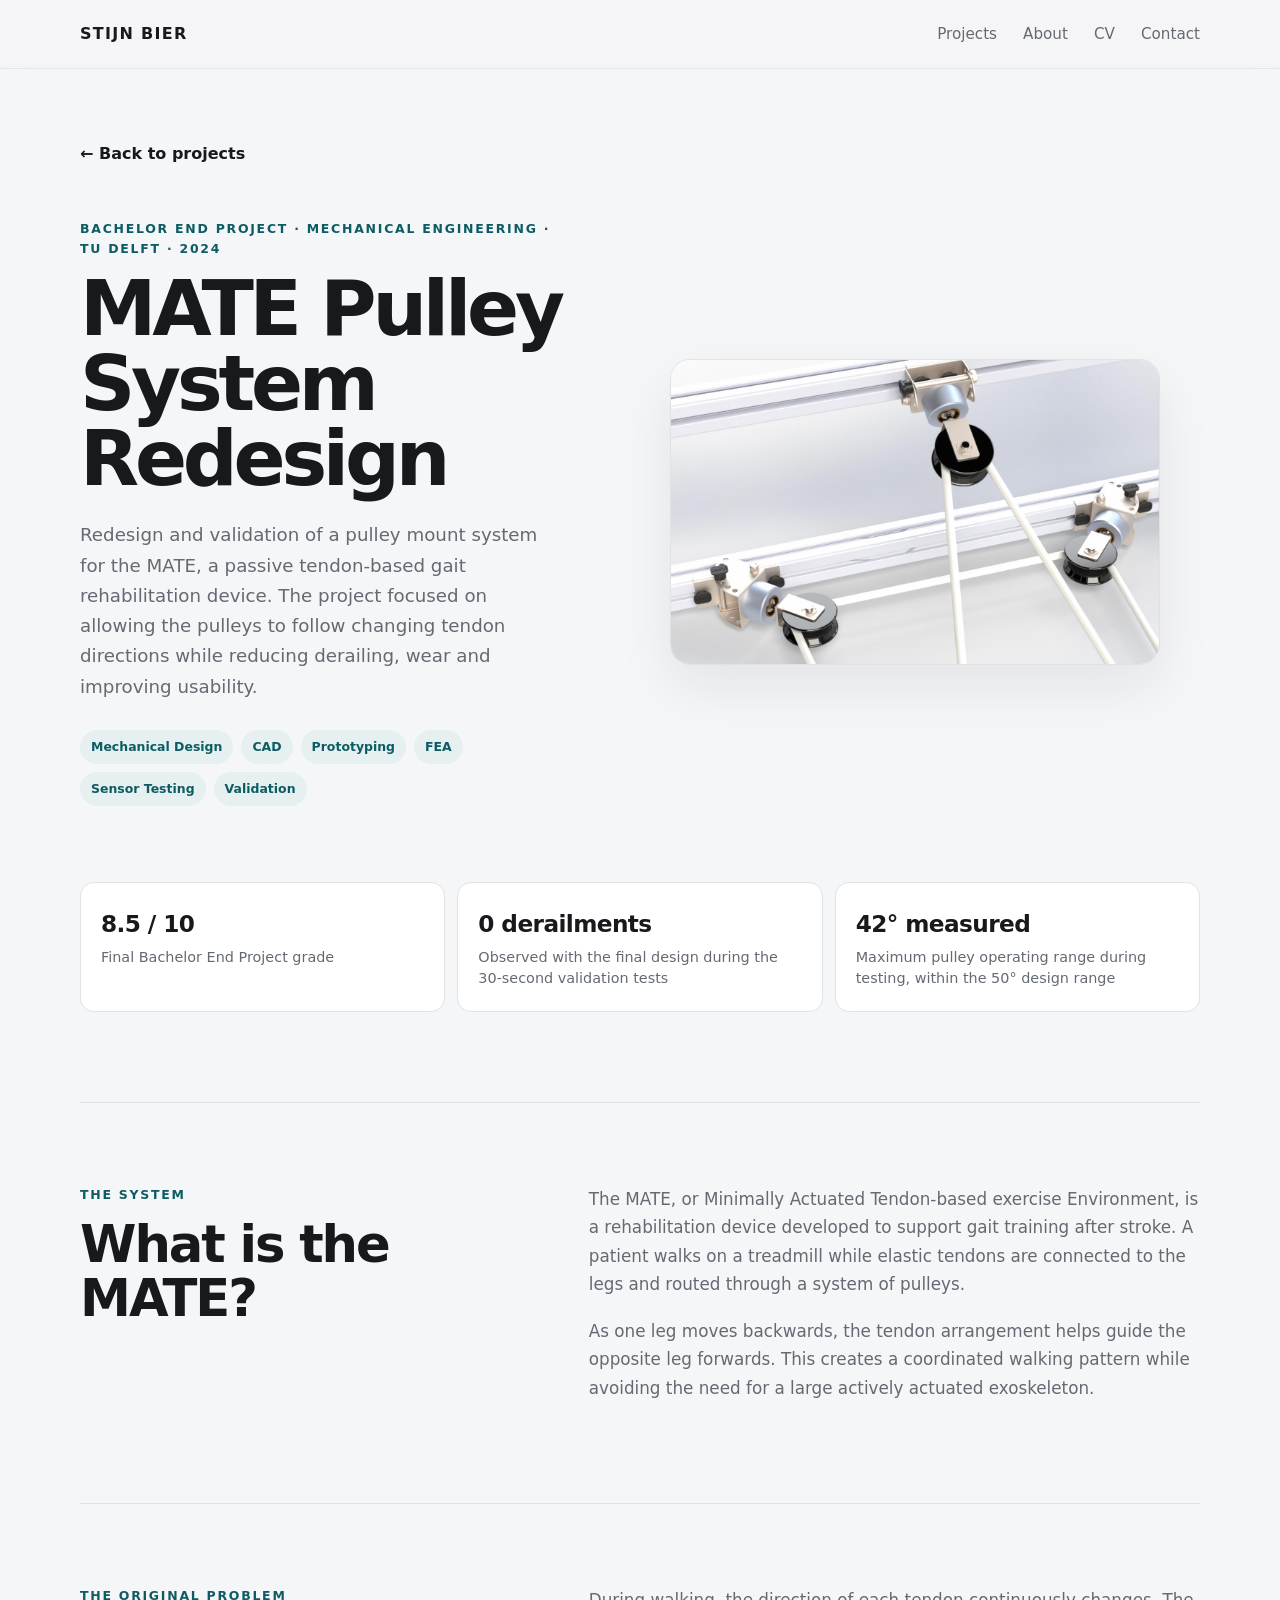
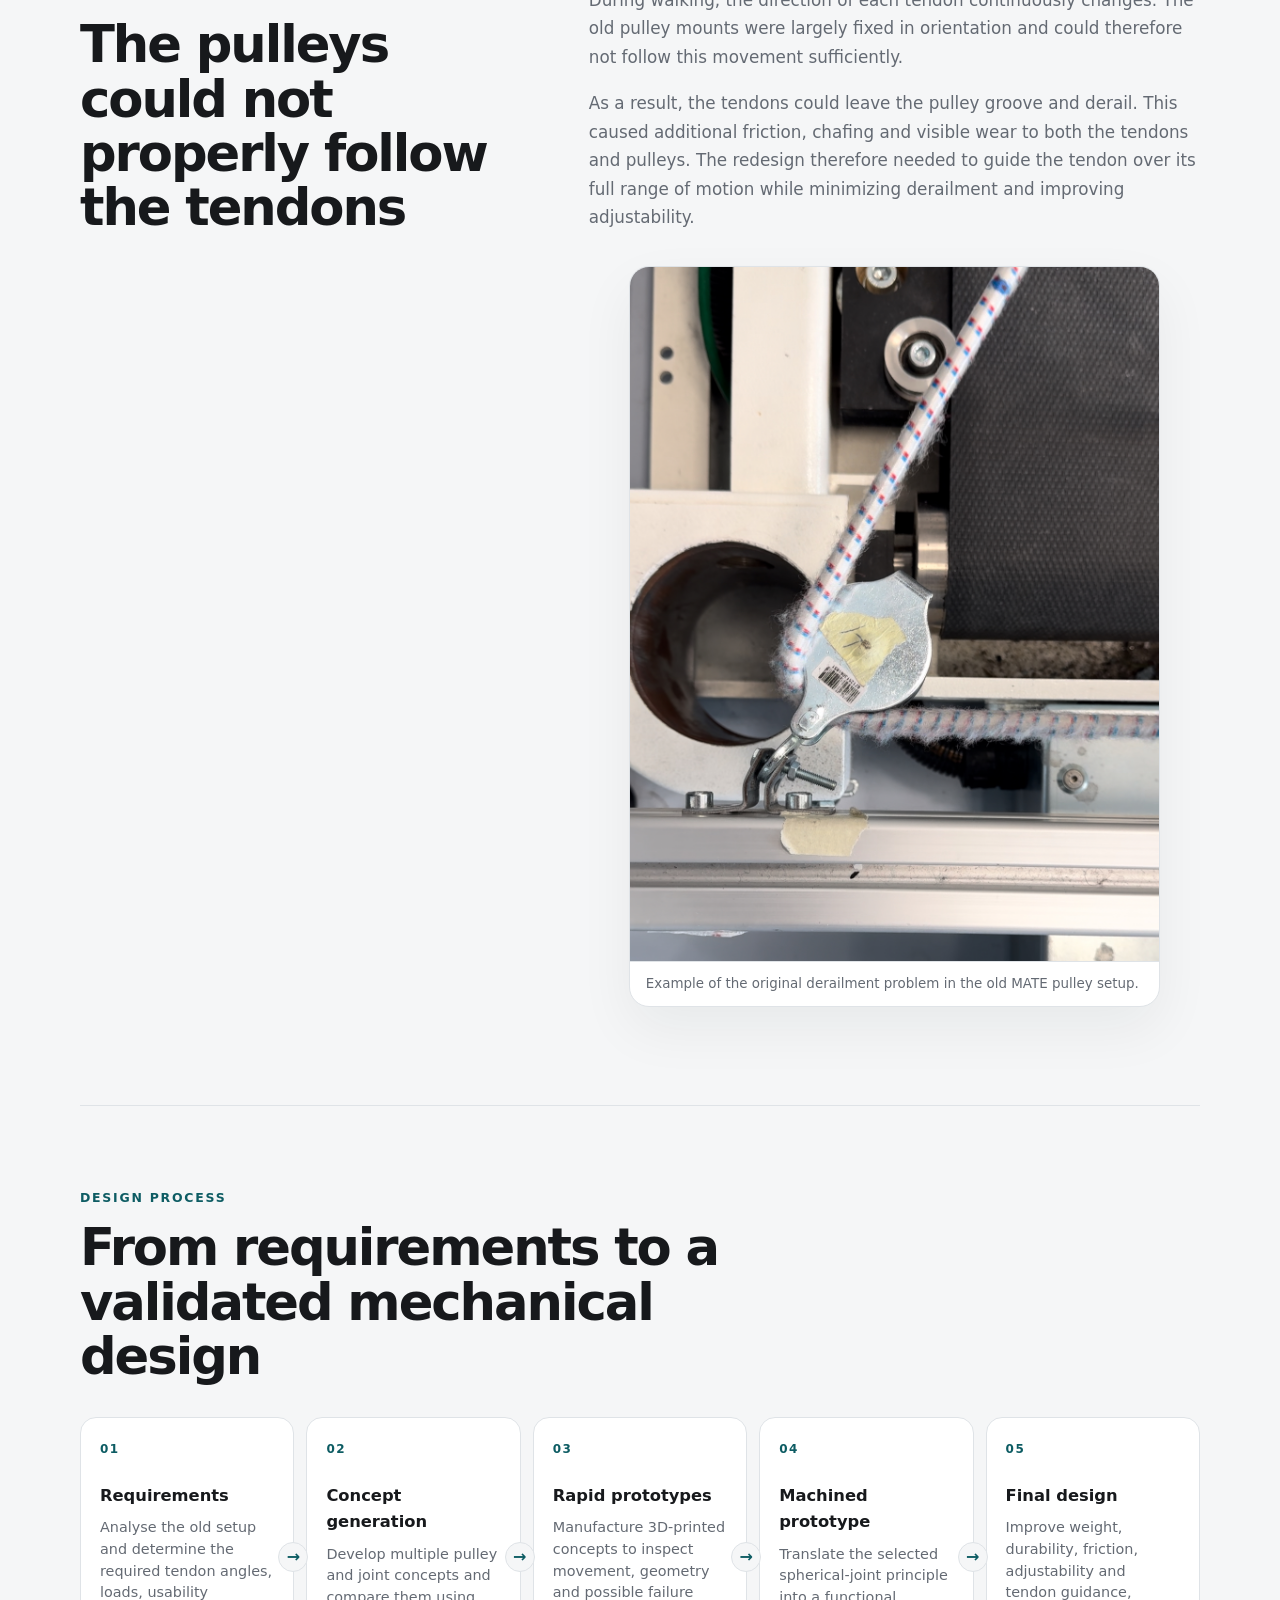
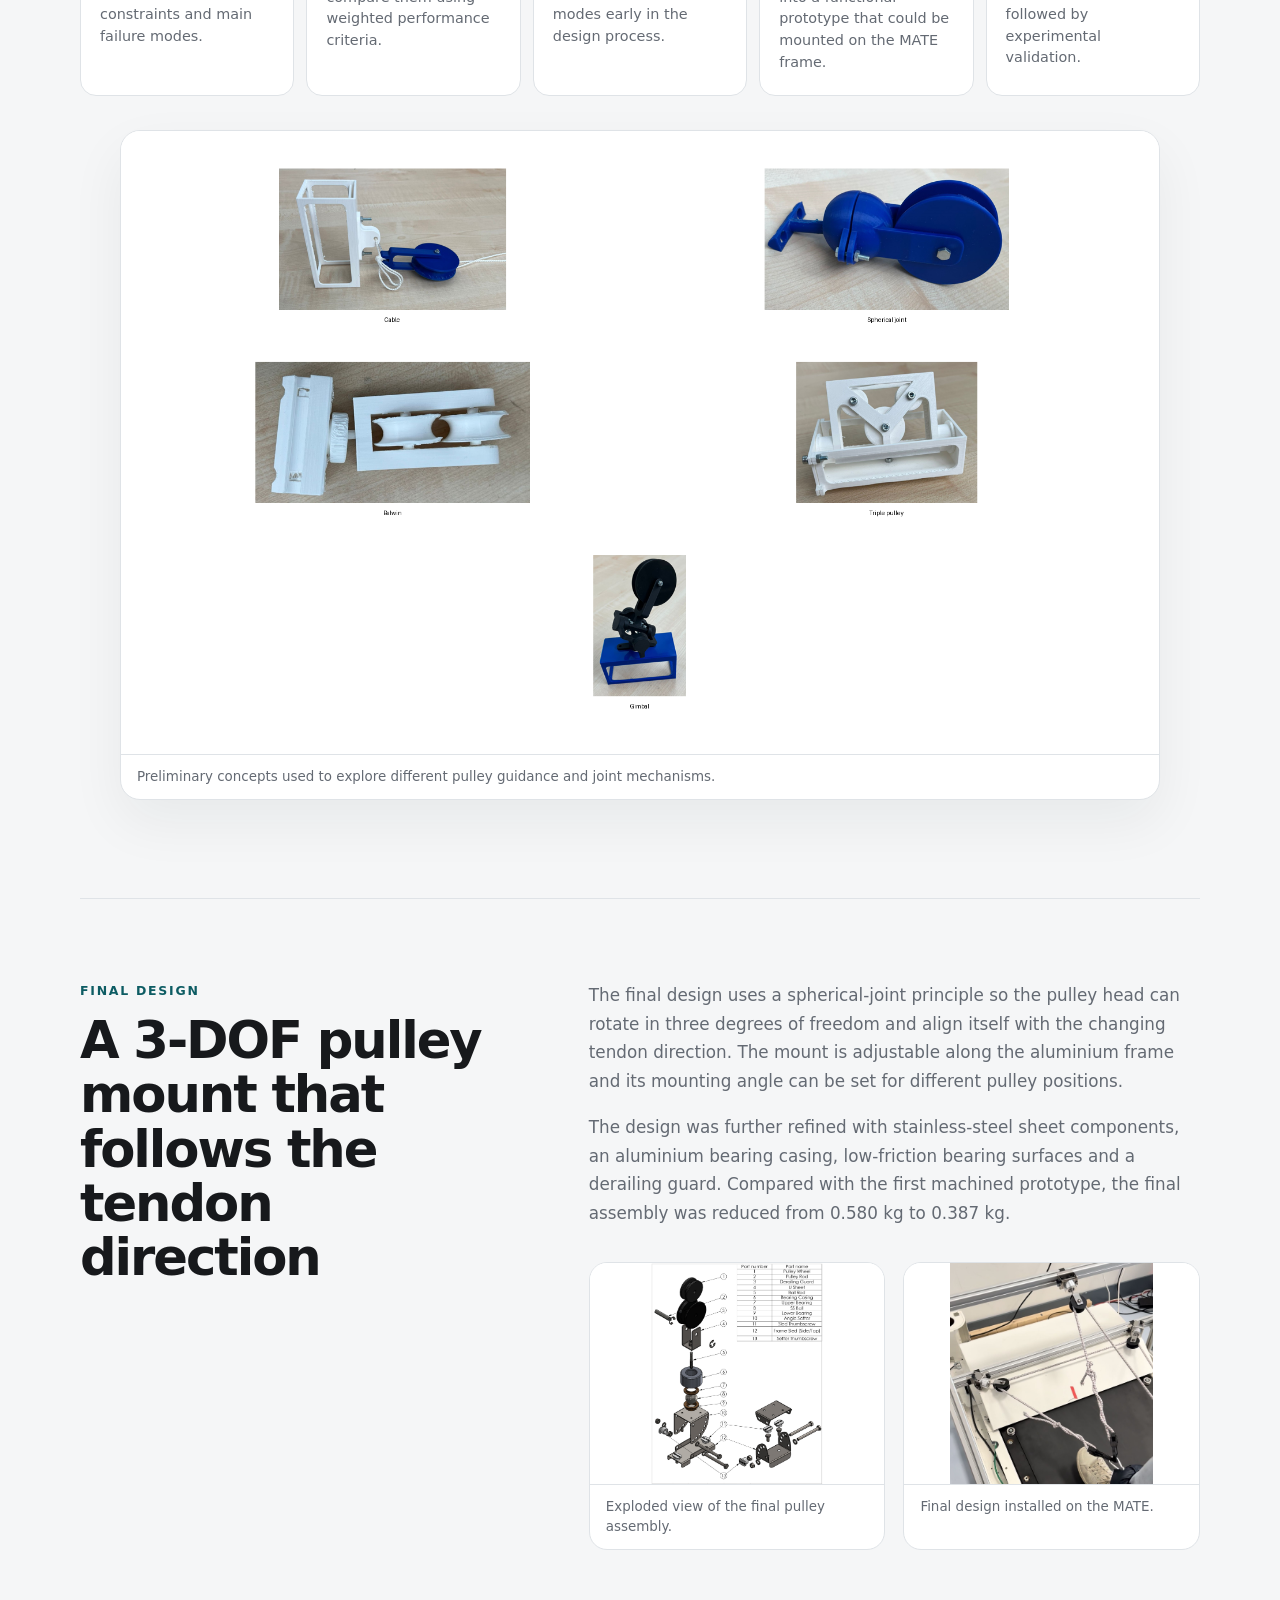
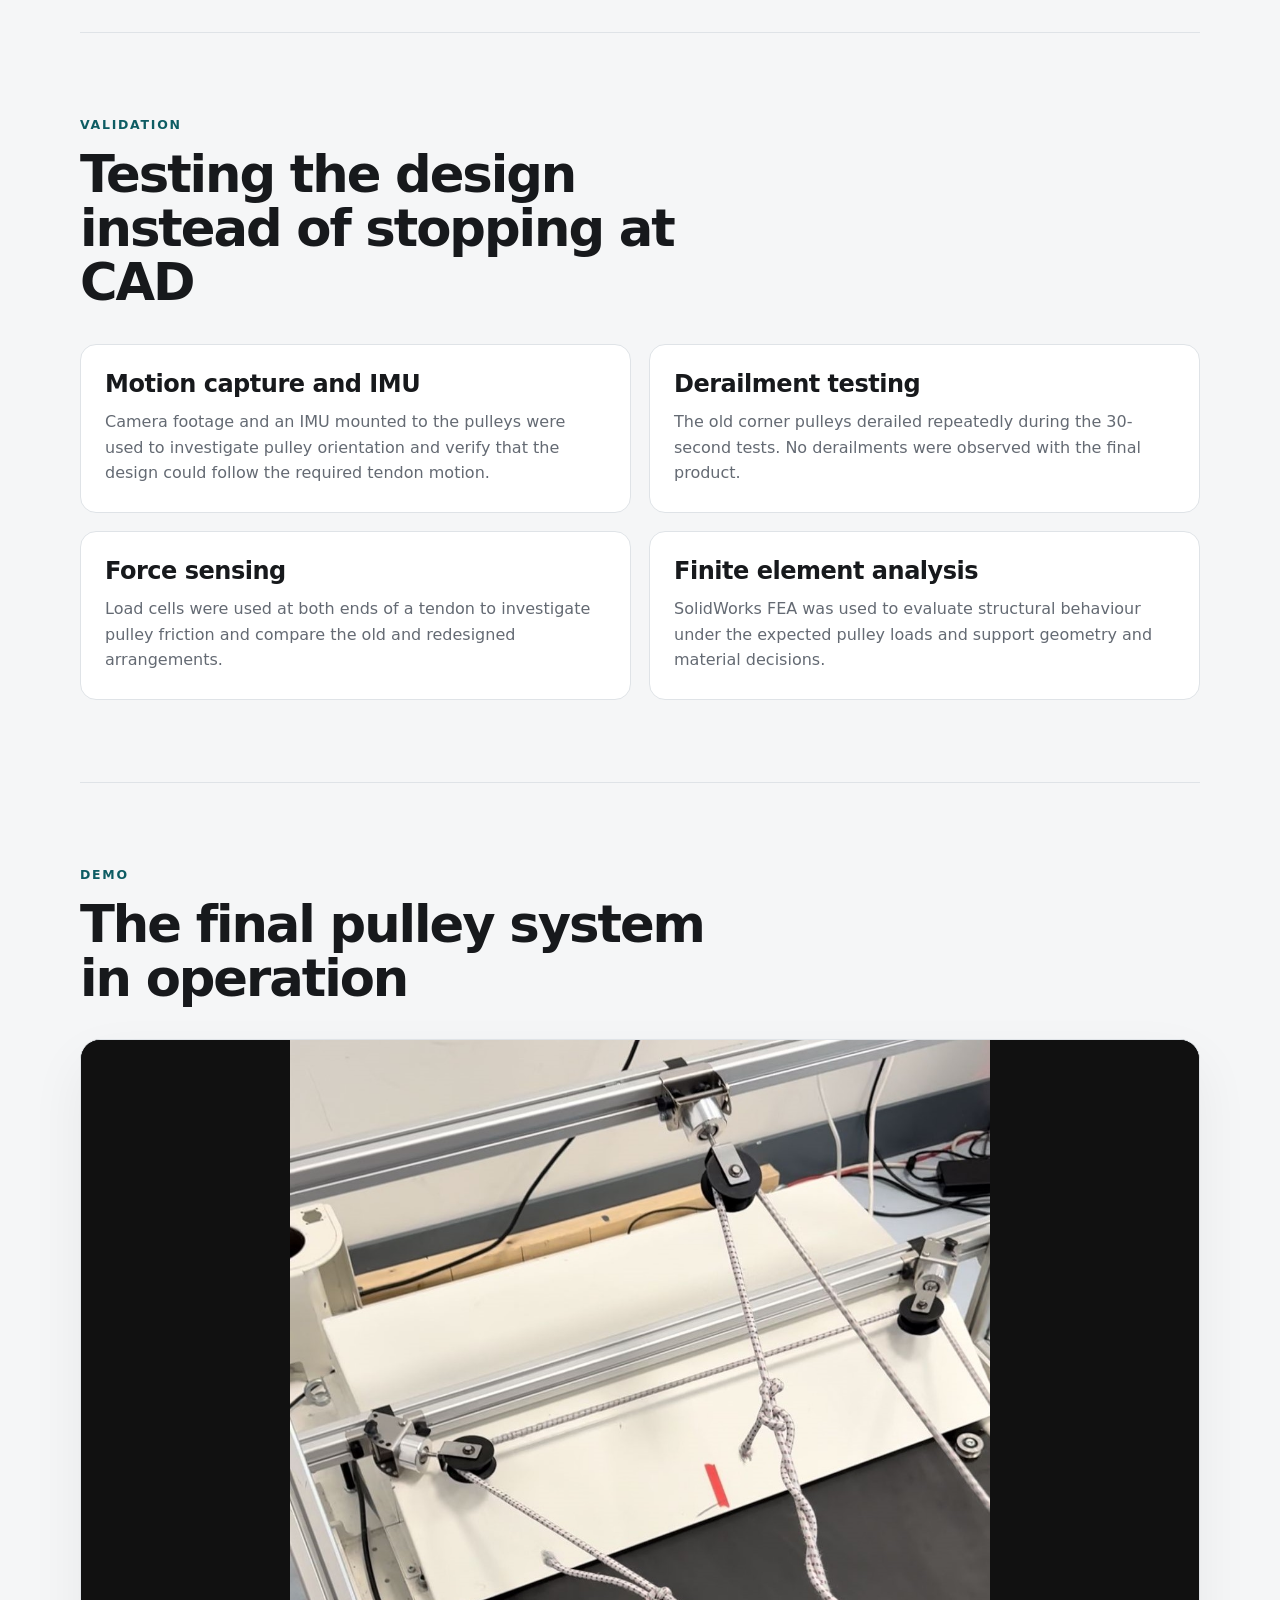
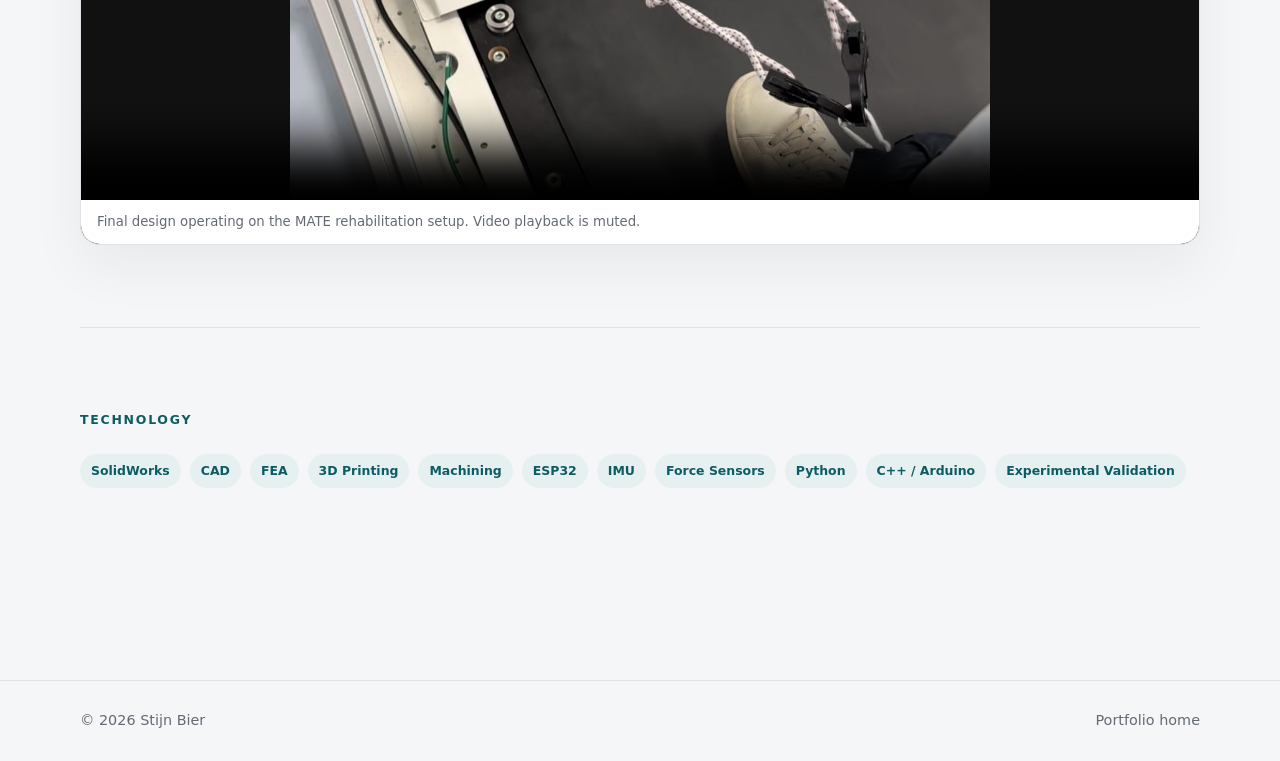
<file: projects/bep.html>
<!DOCTYPE html>
<html lang="en">
<head>
  <meta charset="UTF-8">
  <meta name="viewport" content="width=device-width, initial-scale=1.0">
  <meta name="description" content="Bachelor End Project by Stijn Bier: redesign and validation of the pulley system for the MATE gait rehabilitation device.">
  <title>MATE Pulley System Redesign | Stijn Bier</title>
  <link rel="stylesheet" href="../style.css">

  <style>
    .bep-page {
      padding-top: 72px;
      padding-bottom: 110px;
    }

    .bep-back {
      display: inline-block;
      margin-bottom: 52px;
      font-weight: 800;
    }

    .bep-hero {
      display: grid;
      grid-template-columns: minmax(0, .92fr) minmax(420px, 1.08fr);
      gap: 64px;
      align-items: center;
      padding-bottom: 76px;
    }

    .bep-hero h1 {
      margin: 0 0 24px;
      font-size: clamp(3.2rem, 6vw, 5.6rem);
      line-height: .98;
      letter-spacing: -.055em;
    }

    .bep-lead {
      max-width: 700px;
      margin: 0 0 28px;
      color: var(--muted);
      font-size: 1.14rem;
      line-height: 1.66;
    }

    .bep-tags {
      display: flex;
      flex-wrap: wrap;
      gap: 8px;
    }

    .bep-tags span,
    .bep-tech span {
      padding: 7px 11px;
      border-radius: 999px;
      background: var(--accent-soft);
      color: var(--accent);
      font-size: .78rem;
      font-weight: 800;
    }

    .bep-hero-visual {
      overflow: hidden;
      border: 1px solid var(--line);
      border-radius: 20px;
      background: var(--surface);
      box-shadow: 0 22px 55px rgba(20, 28, 35, .08);
      aspect-ratio: 16 / 10;
    }

    .bep-hero-visual img {
      width: 100%;
      height: 100%;
      display: block;
      object-fit: cover;
      object-position: center;
    }

    .bep-stats {
      display: grid;
      grid-template-columns: repeat(3, minmax(0, 1fr));
      gap: 12px;
      margin-bottom: 90px;
    }

    .bep-stat {
      padding: 22px 20px;
      border: 1px solid var(--line);
      border-radius: 14px;
      background: var(--surface);
    }

    .bep-stat strong,
    .bep-stat span {
      display: block;
    }

    .bep-stat strong {
      margin-bottom: 5px;
      font-size: 1.45rem;
      letter-spacing: -.025em;
    }

    .bep-stat span {
      color: var(--muted);
      font-size: .9rem;
      line-height: 1.45;
    }

    .bep-section {
      padding: 82px 0;
      border-top: 1px solid var(--line);
    }

    .bep-two-col {
      display: grid;
      grid-template-columns: .82fr 1.18fr;
      gap: 84px;
      align-items: start;
    }

    .bep-section h2 {
      margin: 0;
      max-width: 650px;
      font-size: clamp(2.15rem, 4vw, 3.5rem);
      line-height: 1.06;
      letter-spacing: -.04em;
    }

    .bep-copy {
      max-width: 740px;
    }

    .bep-copy p {
      margin: 0 0 18px;
      color: var(--muted);
      font-size: 1.05rem;
      line-height: 1.7;
    }

    .bep-org-link {
      color: inherit;
      text-decoration: none;
    }

    .bep-org-link:hover {
      text-decoration: underline;
    }

    .bep-media {
      overflow: hidden;
      margin-top: 34px;
      border: 1px solid var(--line);
      border-radius: 20px;
      background: var(--surface);
      box-shadow: 0 22px 55px rgba(20, 28, 35, .06);
    }

    .bep-media img {
      width: 100%;
      display: block;
    }

    .bep-caption {
      padding: 12px 16px;
      color: var(--muted);
      font-size: .84rem;
      line-height: 1.5;
      border-top: 1px solid var(--line);
    }

    .bep-process {
      display: grid;
      grid-template-columns: repeat(5, minmax(0, 1fr));
      gap: 12px;
      margin-top: 34px;
    }

    .bep-step {
      position: relative;
      min-height: 190px;
      padding: 22px 19px;
      border: 1px solid var(--line);
      border-radius: 16px;
      background: var(--surface);
    }

    .bep-step:not(:last-child)::after {
      content: "→";
      position: absolute;
      z-index: 2;
      right: -15px;
      top: 50%;
      transform: translateY(-50%);
      width: 28px;
      height: 28px;
      display: grid;
      place-items: center;
      border: 1px solid var(--line);
      border-radius: 50%;
      background: var(--bg);
      color: var(--accent);
      font-weight: 900;
    }

    .bep-step span {
      display: block;
      margin-bottom: 24px;
      color: var(--accent);
      font-size: .75rem;
      font-weight: 900;
      letter-spacing: .12em;
    }

    .bep-step strong {
      display: block;
      margin-bottom: 8px;
      font-size: 1.02rem;
    }

    .bep-step p {
      margin: 0;
      color: var(--muted);
      font-size: .9rem;
      line-height: 1.5;
    }

    .bep-gallery {
      display: grid;
      grid-template-columns: repeat(2, minmax(0, 1fr));
      gap: 18px;
      margin-top: 34px;
    }

    .bep-gallery figure {
      margin: 0;
      overflow: hidden;
      border: 1px solid var(--line);
      border-radius: 18px;
      background: var(--surface);
    }

    .bep-gallery img {
      width: 100%;
      aspect-ratio: 4 / 3;
      display: block;
      object-fit: contain;
      background: #fff;
    }

    .bep-validation {
      display: grid;
      grid-template-columns: repeat(2, minmax(0, 1fr));
      gap: 18px;
      margin-top: 34px;
    }

    .bep-card {
      padding: 26px 24px;
      border: 1px solid var(--line);
      border-radius: 16px;
      background: var(--surface);
    }

    .bep-card h3 {
      margin-bottom: 12px;
    }

    .bep-card p {
      margin: 0;
      color: var(--muted);
      line-height: 1.6;
    }

    .bep-video {
      overflow: hidden;
      margin-top: 34px;
      border: 1px solid var(--line);
      border-radius: 20px;
      background: #111;
      box-shadow: 0 22px 55px rgba(20, 28, 35, .06);
    }

    .bep-video video {
      width: 100%;
      max-height: 760px;
      display: block;
      background: #111;
    }

    .bep-video-note {
      padding: 11px 16px;
      background: var(--surface);
      color: var(--muted);
      font-size: .83rem;
    }

    .bep-tech {
      display: flex;
      flex-wrap: wrap;
      gap: 9px;
      margin-top: 24px;
    }

    @media (max-width: 1100px) {
      .bep-process {
        grid-template-columns: 1fr;
      }

      .bep-step {
        min-height: auto;
      }

      .bep-step:not(:last-child)::after {
        content: "↓";
        right: auto;
        left: 50%;
        top: auto;
        bottom: -21px;
        transform: translateX(-50%);
      }
    }

    @media (max-width: 980px) {
      .bep-hero {
        grid-template-columns: 1fr;
      }

      .bep-hero-visual {
        max-width: 680px;
      }

      .bep-stats {
        grid-template-columns: 1fr;
      }
    }

    @media (max-width: 820px) {
      .bep-page {
        padding-top: 48px;
      }

      .bep-two-col,
      .bep-gallery,
      .bep-validation {
        grid-template-columns: 1fr;
        gap: 28px;
      }

      .bep-section {
        padding: 64px 0;
      }
    }
  </style>
</head>

<body>
  <header class="site-header">
    <div class="container nav-wrap">
      <a class="brand" href="../index.html">STIJN BIER</a>
      <nav class="nav">
        <a href="../index.html#projects">Projects</a>
        <a href="../index.html#about">About</a>
        <a href="../cv.html">CV</a>
        <a href="../index.html#contact">Contact</a>
      </nav>
    </div>
  </header>

  <main class="container bep-page">
    <a class="bep-back" href="../index.html#projects">← Back to projects</a>

    <section class="bep-hero">
      <div>
        <p class="eyebrow">
          Bachelor End Project · Mechanical Engineering ·
          <a class="bep-org-link"
             href="https://www.tudelft.nl/en/"
             target="_blank"
             rel="noreferrer">TU Delft</a>
          · 2024
        </p>

        <h1>MATE Pulley System Redesign</h1>

        <p class="bep-lead">
          Redesign and validation of a pulley mount system for the MATE, a passive
          tendon-based gait rehabilitation device. The project focused on allowing
          the pulleys to follow changing tendon directions while reducing derailing,
          wear and improving usability.
        </p>

        <div class="bep-tags">
          <span>Mechanical Design</span>
          <span>CAD</span>
          <span>Prototyping</span>
          <span>FEA</span>
          <span>Sensor Testing</span>
          <span>Validation</span>
        </div>
      </div>

      <figure class="bep-hero-visual">
        <img src="../assets/images/bep-hero.png"
             alt="Final pulley system designed for the MATE rehabilitation device">
      </figure>
    </section>

    <section class="bep-stats">
      <div class="bep-stat">
        <strong>8.5 / 10</strong>
        <span>Final Bachelor End Project grade</span>
      </div>

      <div class="bep-stat">
        <strong>0 derailments</strong>
        <span>Observed with the final design during the 30-second validation tests</span>
      </div>

      <div class="bep-stat">
        <strong>42° measured</strong>
        <span>Maximum pulley operating range during testing, within the 50° design range</span>
      </div>
    </section>

    <section class="bep-section bep-two-col">
      <div>
        <p class="eyebrow">The system</p>
        <h2>What is the MATE?</h2>
      </div>

      <div class="bep-copy">
        <p>
          The MATE, or Minimally Actuated Tendon-based exercise Environment, is a
          rehabilitation device developed to support gait training after stroke.
          A patient walks on a treadmill while elastic tendons are connected to the
          legs and routed through a system of pulleys.
        </p>

        <p>
          As one leg moves backwards, the tendon arrangement helps guide the opposite
          leg forwards. This creates a coordinated walking pattern while avoiding the
          need for a large actively actuated exoskeleton.
        </p>
      </div>
    </section>

    <section class="bep-section bep-two-col">
      <div>
        <p class="eyebrow">The original problem</p>
        <h2>The pulleys could not properly follow the tendons</h2>
      </div>

      <div class="bep-copy">
        <p>
          During walking, the direction of each tendon continuously changes. The old
          pulley mounts were largely fixed in orientation and could therefore not
          follow this movement sufficiently.
        </p>

        <p>
          As a result, the tendons could leave the pulley groove and derail. This
          caused additional friction, chafing and visible wear to both the tendons
          and pulleys. The redesign therefore needed to guide the tendon over its full
          range of motion while minimizing derailment and improving adjustability.
        </p>

        <figure class="bep-media">
          <img src="../assets/images/bep-old-problem.png"
               alt="Example of tendon derailing from the old pulley system">
          <figcaption class="bep-caption">
            Example of the original derailment problem in the old MATE pulley setup.
          </figcaption>
        </figure>
      </div>
    </section>

    <section class="bep-section">
      <p class="eyebrow">Design process</p>
      <h2>From requirements to a validated mechanical design</h2>

      <div class="bep-process">
        <article class="bep-step">
          <span>01</span>
          <strong>Requirements</strong>
          <p>
            Analyse the old setup and determine the required tendon angles, loads,
            usability constraints and main failure modes.
          </p>
        </article>

        <article class="bep-step">
          <span>02</span>
          <strong>Concept generation</strong>
          <p>
            Develop multiple pulley and joint concepts and compare them using weighted
            performance criteria.
          </p>
        </article>

        <article class="bep-step">
          <span>03</span>
          <strong>Rapid prototypes</strong>
          <p>
            Manufacture 3D-printed concepts to inspect movement, geometry and possible
            failure modes early in the design process.
          </p>
        </article>

        <article class="bep-step">
          <span>04</span>
          <strong>Machined prototype</strong>
          <p>
            Translate the selected spherical-joint principle into a functional
            prototype that could be mounted on the MATE frame.
          </p>
        </article>

        <article class="bep-step">
          <span>05</span>
          <strong>Final design</strong>
          <p>
            Improve weight, durability, friction, adjustability and tendon guidance,
            followed by experimental validation.
          </p>
        </article>
      </div>

      <figure class="bep-media">
        <img src="../assets/images/bep-concepts.png"
             alt="Preliminary pulley concepts developed during the Bachelor End Project">
        <figcaption class="bep-caption">
          Preliminary concepts used to explore different pulley guidance and joint mechanisms.
        </figcaption>
      </figure>
    </section>

    <section class="bep-section bep-two-col">
      <div>
        <p class="eyebrow">Final design</p>
        <h2>A 3-DOF pulley mount that follows the tendon direction</h2>
      </div>

      <div class="bep-copy">
        <p>
          The final design uses a spherical-joint principle so the pulley head can
          rotate in three degrees of freedom and align itself with the changing tendon
          direction. The mount is adjustable along the aluminium frame and its mounting
          angle can be set for different pulley positions.
        </p>

        <p>
          The design was further refined with stainless-steel sheet components,
          an aluminium bearing casing, low-friction bearing surfaces and a derailing
          guard. Compared with the first machined prototype, the final assembly was
          reduced from 0.580 kg to 0.387 kg.
        </p>

        <div class="bep-gallery">
          <figure>
            <img src="../assets/images/bep-exploded.png"
                 alt="Exploded view of the final MATE pulley system">
            <figcaption class="bep-caption">Exploded view of the final pulley assembly.</figcaption>
          </figure>

          <figure>
            <img src="../assets/images/bep-final-action.png"
                 alt="Final pulley system installed on the MATE">
            <figcaption class="bep-caption">Final design installed on the MATE.</figcaption>
          </figure>
        </div>
      </div>
    </section>

    <section class="bep-section">
      <p class="eyebrow">Validation</p>
      <h2>Testing the design instead of stopping at CAD</h2>

      <div class="bep-validation">
        <article class="bep-card">
          <h3>Motion capture and IMU</h3>
          <p>
            Camera footage and an IMU mounted to the pulleys were used to investigate
            pulley orientation and verify that the design could follow the required
            tendon motion.
          </p>
        </article>

        <article class="bep-card">
          <h3>Derailment testing</h3>
          <p>
            The old corner pulleys derailed repeatedly during the 30-second tests.
            No derailments were observed with the final product.
          </p>
        </article>

        <article class="bep-card">
          <h3>Force sensing</h3>
          <p>
            Load cells were used at both ends of a tendon to investigate pulley
            friction and compare the old and redesigned arrangements.
          </p>
        </article>

        <article class="bep-card">
          <h3>Finite element analysis</h3>
          <p>
            SolidWorks FEA was used to evaluate structural behaviour under the
            expected pulley loads and support geometry and material decisions.
          </p>
        </article>
      </div>
    </section>

    <section class="bep-section">
      <p class="eyebrow">Demo</p>
      <h2>The final pulley system in operation</h2>

      <div class="bep-video">
        <video controls muted playsinline
               poster="../assets/images/bep-final-action.png">
          <source src="../assets/videos/bep-demo.mp4" type="video/mp4">
          Your browser does not support the video tag.
        </video>

        <div class="bep-video-note">
          Final design operating on the MATE rehabilitation setup. Video playback is muted.
        </div>
      </div>
    </section>

    <section class="bep-section">
      <p class="eyebrow">Technology</p>

      <div class="bep-tech">
        <span>SolidWorks</span>
        <span>CAD</span>
        <span>FEA</span>
        <span>3D Printing</span>
        <span>Machining</span>
        <span>ESP32</span>
        <span>IMU</span>
        <span>Force Sensors</span>
        <span>Python</span>
        <span>C++ / Arduino</span>
        <span>Experimental Validation</span>
      </div>
    </section>
  </main>

  <footer class="footer">
    <div class="container">
      <span>© <span id="year"></span> Stijn Bier</span>
      <span><a href="../index.html">Portfolio home</a></span>
    </div>
  </footer>

  <script src="../script.js"></script>
</body>
</html>
</file>
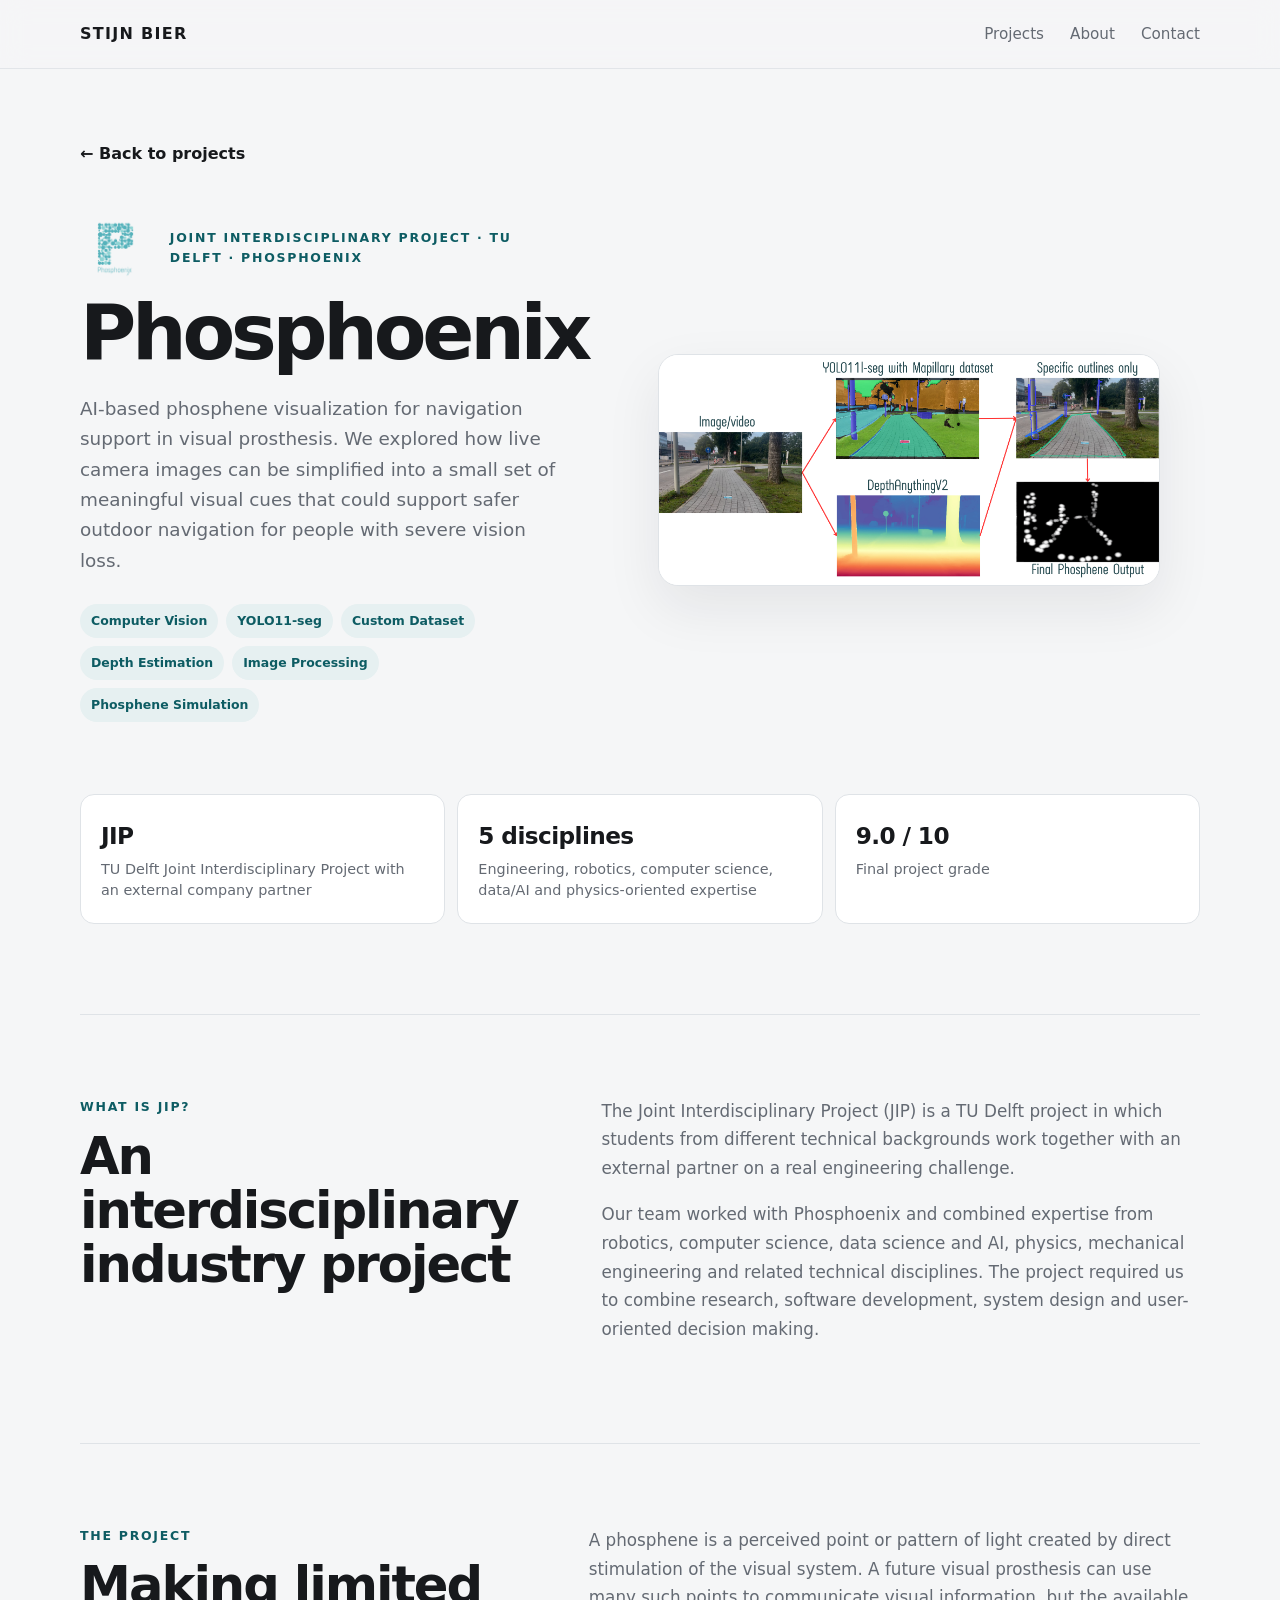
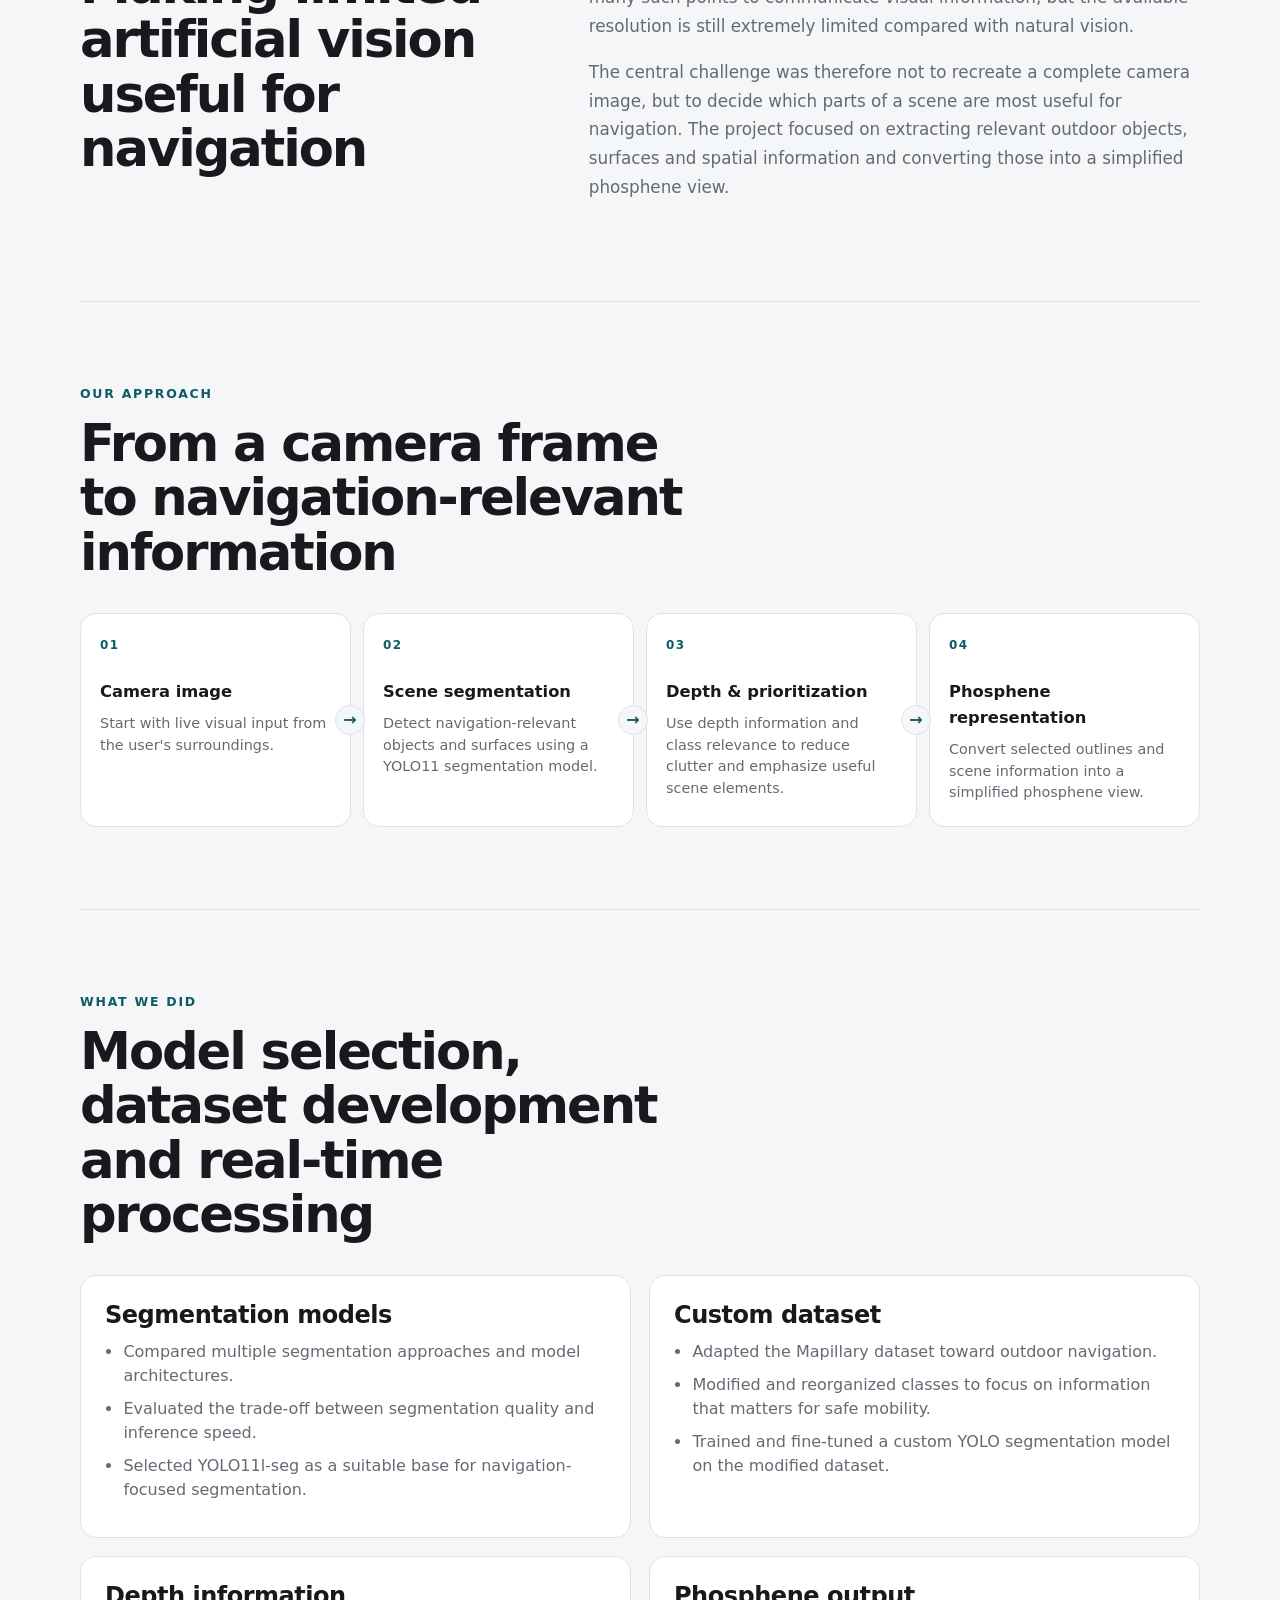
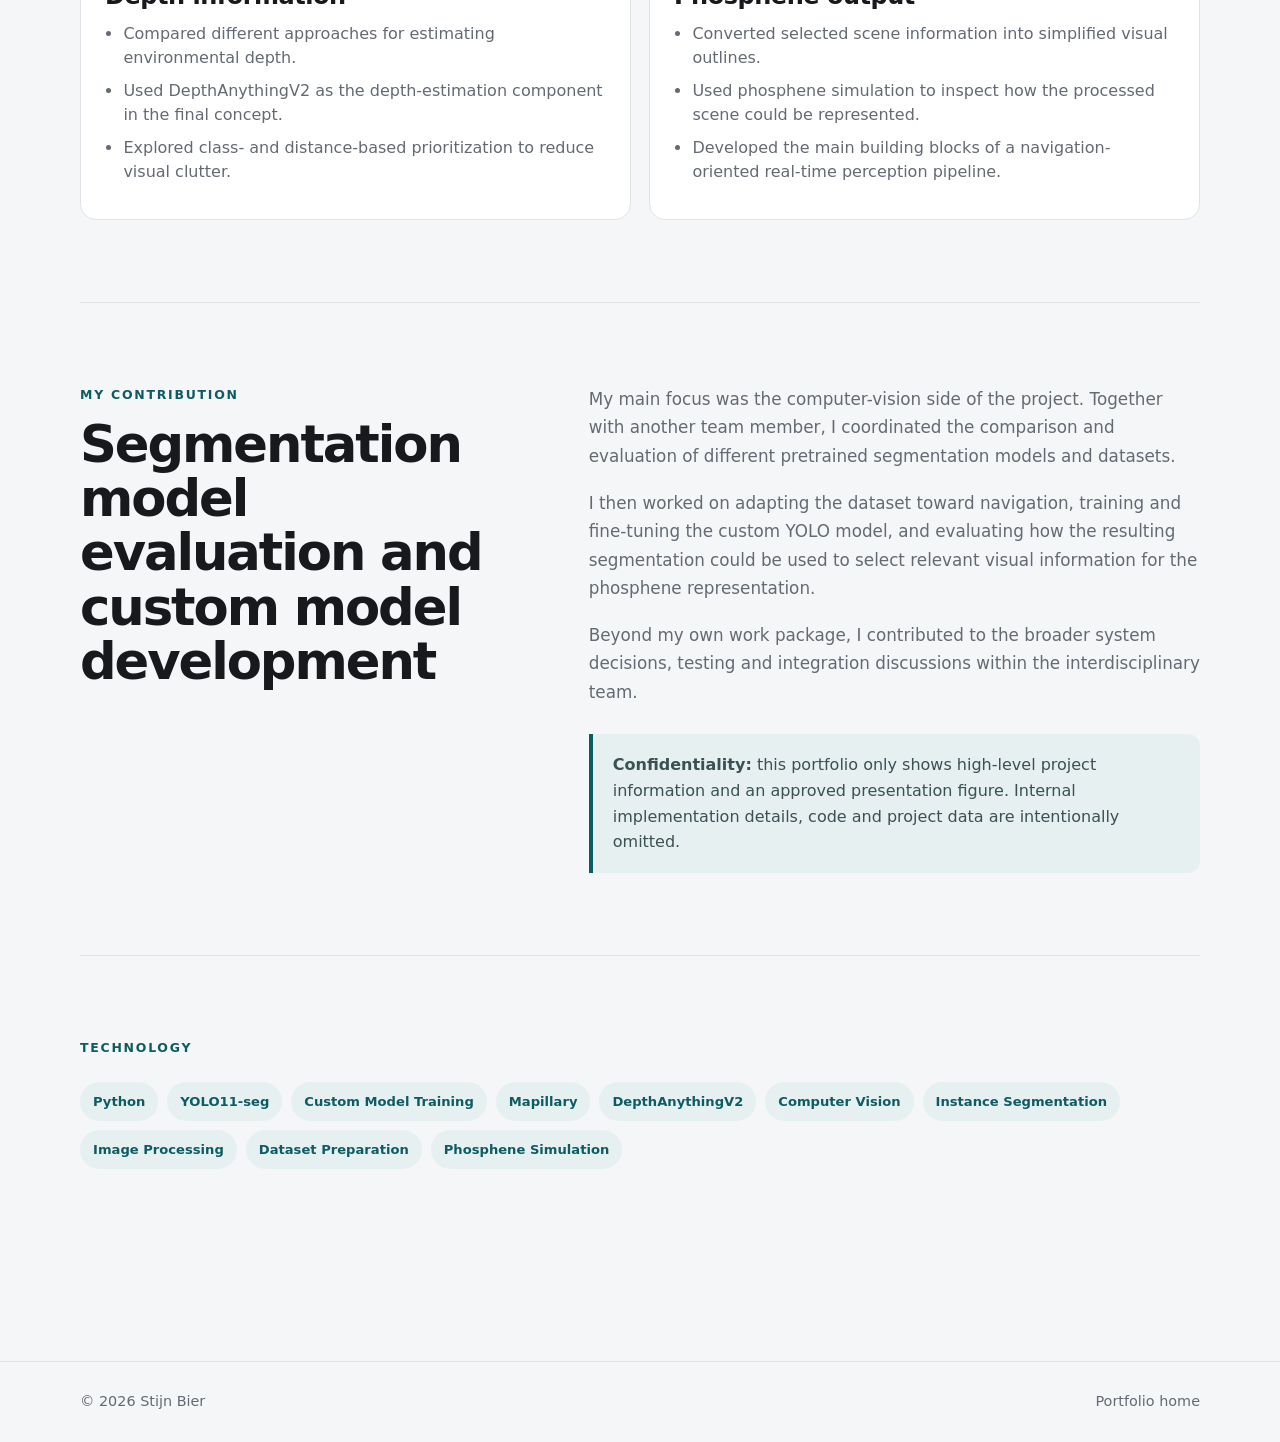
<file: projects/phosphoenix.html>
<!DOCTYPE html>
<html lang="en">
<head>
  <meta charset="UTF-8">
  <meta name="viewport" content="width=device-width, initial-scale=1.0">
  <meta name="description" content="Phosphoenix JIP project by Stijn Bier — AI-based phosphene visualization for navigation support in visual prosthesis.">
  <title>Phosphoenix | Stijn Bier</title>
  <link rel="stylesheet" href="../style.css">

  <style>
    .px-page {
      padding-top: 72px;
      padding-bottom: 110px;
    }

    .px-back {
      display: inline-block;
      margin-bottom: 52px;
      font-weight: 800;
    }

    .px-hero {
      display: grid;
      grid-template-columns: minmax(0, .9fr) minmax(420px, 1.1fr);
      gap: 62px;
      align-items: center;
      padding-bottom: 72px;
    }

    .px-hero h1 {
      margin: 0 0 24px;
      font-size: clamp(3.2rem, 6vw, 5.6rem);
      line-height: .98;
      letter-spacing: -.055em;
    }

    .px-lead {
      max-width: 700px;
      margin: 0 0 28px;
      color: var(--muted);
      font-size: 1.15rem;
      line-height: 1.65;
    }

    .px-tags {
      display: flex;
      flex-wrap: wrap;
      gap: 8px;
    }

    .px-tags span {
      padding: 7px 11px;
      border-radius: 999px;
      background: var(--accent-soft);
      color: var(--accent);
      font-size: .78rem;
      font-weight: 800;
    }

    .px-hero-visual {
      overflow: hidden;
      border: 1px solid var(--line);
      border-radius: 20px;
      background: var(--surface);
      box-shadow: 0 22px 55px rgba(20, 28, 35, .08);
    }

    .px-hero-visual img {
      width: 100%;
      display: block;
    }

    .px-stats {
      display: grid;
      grid-template-columns: repeat(3, minmax(0, 1fr));
      gap: 12px;
      margin-bottom: 90px;
    }

    .px-stat {
      padding: 22px 20px;
      border: 1px solid var(--line);
      border-radius: 14px;
      background: var(--surface);
    }

    .px-stat strong,
    .px-stat span {
      display: block;
    }

    .px-stat strong {
      margin-bottom: 5px;
      font-size: 1.45rem;
      letter-spacing: -.025em;
    }

    .px-stat span {
      color: var(--muted);
      font-size: .9rem;
      line-height: 1.45;
    }

    .px-section {
      padding: 82px 0;
      border-top: 1px solid var(--line);
    }

    .px-two-col {
      display: grid;
      grid-template-columns: .82fr 1.18fr;
      gap: 84px;
      align-items: start;
    }

    .px-section h2 {
      margin: 0;
      max-width: 640px;
      font-size: clamp(2.15rem, 4vw, 3.5rem);
      line-height: 1.06;
      letter-spacing: -.04em;
    }

    .px-copy {
      max-width: 740px;
    }

    .px-copy p {
      margin: 0 0 18px;
      color: var(--muted);
      font-size: 1.05rem;
      line-height: 1.7;
    }

    .px-pipeline {
      display: grid;
      grid-template-columns: repeat(4, minmax(0, 1fr));
      gap: 12px;
      margin-top: 34px;
    }

    .px-step {
      position: relative;
      min-height: 180px;
      padding: 22px 19px;
      border: 1px solid var(--line);
      border-radius: 16px;
      background: var(--surface);
    }

    .px-step:not(:last-child)::after {
      content: "→";
      position: absolute;
      z-index: 2;
      right: -15px;
      top: 50%;
      transform: translateY(-50%);
      width: 28px;
      height: 28px;
      display: grid;
      place-items: center;
      border: 1px solid var(--line);
      border-radius: 50%;
      background: var(--bg);
      color: var(--accent);
      font-weight: 900;
    }

    .px-step span {
      display: block;
      margin-bottom: 24px;
      color: var(--accent);
      font-size: .75rem;
      font-weight: 900;
      letter-spacing: .12em;
    }

    .px-step strong {
      display: block;
      margin-bottom: 8px;
      font-size: 1.02rem;
    }

    .px-step p {
      margin: 0;
      color: var(--muted);
      font-size: .9rem;
      line-height: 1.5;
    }

    .px-cards {
      display: grid;
      grid-template-columns: repeat(2, minmax(0, 1fr));
      gap: 18px;
      margin-top: 34px;
    }

    .px-card {
      padding: 26px 24px;
      border: 1px solid var(--line);
      border-radius: 16px;
      background: var(--surface);
    }

    .px-card h3 {
      margin-bottom: 12px;
    }

    .px-card p,
    .px-card li {
      color: var(--muted);
    }

    .px-card ul {
      margin: 0;
      padding-left: 1.15rem;
    }

    .px-card li {
      margin-bottom: 9px;
      line-height: 1.5;
    }

    .px-note {
      margin-top: 28px;
      padding: 18px 20px;
      border-left: 4px solid var(--accent);
      border-radius: 0 12px 12px 0;
      background: var(--accent-soft);
      color: #3b5053;
      line-height: 1.6;
    }

    .px-tech {
      display: flex;
      flex-wrap: wrap;
      gap: 9px;
      margin-top: 24px;
    }

    .px-tech span {
      padding: 9px 13px;
      border-radius: 999px;
      background: var(--accent-soft);
      color: var(--accent);
      font-size: .82rem;
      font-weight: 800;
    }

    @media (max-width: 980px) {
      .px-hero {
        grid-template-columns: 1fr;
      }

      .px-stats {
        grid-template-columns: 1fr;
      }

      .px-pipeline {
        grid-template-columns: 1fr;
      }

      .px-step:not(:last-child)::after {
        content: "↓";
        right: auto;
        left: 50%;
        top: auto;
        bottom: -21px;
        transform: translateX(-50%);
      }
    }

    @media (max-width: 820px) {
      .px-page {
        padding-top: 48px;
      }

      .px-two-col,
      .px-cards {
        grid-template-columns: 1fr;
        gap: 28px;
      }

      .px-section {
        padding: 64px 0;
      }
    }
  
    .px-logo-row {
      display: flex;
      align-items: center;
      gap: 16px;
      margin-bottom: 18px;
    }

    .px-logo {
      max-width: 150px;
      max-height: 58px;
      width: auto;
      height: auto;
      object-fit: contain;
      display: block;
    }

    @media (max-width: 560px) {
      .px-logo {
        max-width: 125px;
        max-height: 48px;
      }
    }

  
    .external-org {
      color: inherit;
      text-decoration: none;
    }

    .external-org:hover {
      text-decoration: underline;
      text-underline-offset: 3px;
    }

  </style>
</head>

<body>
  <header class="site-header">
    <div class="container nav-wrap">
      <a class="brand" href="../index.html">STIJN BIER</a>
      <nav class="nav">
        <a href="../index.html#projects">Projects</a>
        <a href="../index.html#about">About</a>
        <a href="../index.html#contact">Contact</a>
      </nav>
    </div>
  </header>

  <main class="container px-page">
    <a class="px-back" href="../index.html#projects">← Back to projects</a>

    <section class="px-hero">
      <div>
        <div class="px-logo-row">
          <a class="external-org" href="https://www.phosphoenix.nl/" target="_blank" rel="noreferrer" aria-label="Visit Phosphoenix website">
            <img class="px-logo"
                 src="../assets/images/phosphoenix-logo.png"
                 alt="Phosphoenix logo">
          </a>
          <p class="eyebrow" style="margin:0;">
            Joint Interdisciplinary Project ·
            <a class="external-org" href="https://www.tudelft.nl/en/" target="_blank" rel="noreferrer">TU Delft</a>
            ·
            <a class="external-org" href="https://www.phosphoenix.nl/" target="_blank" rel="noreferrer">Phosphoenix</a>
          </p>
        </div>
        <h1>Phosphoenix</h1>
        <p class="px-lead">
          AI-based phosphene visualization for navigation support in visual prosthesis.
          We explored how live camera images can be simplified into a small set of
          meaningful visual cues that could support safer outdoor navigation for people
          with severe vision loss.
        </p>

        <div class="px-tags">
          <span>Computer Vision</span>
          <span>YOLO11-seg</span>
          <span>Custom Dataset</span>
          <span>Depth Estimation</span>
          <span>Image Processing</span>
          <span>Phosphene Simulation</span>
        </div>
      </div>

      <figure class="px-hero-visual">
        <img
          src="../assets/images/phosphoenix-pipeline.png"
          alt="Phosphoenix selection process from camera image through segmentation and depth estimation to phosphene output">
      </figure>
    </section>

    <section class="px-stats">
      <div class="px-stat">
        <strong>JIP</strong>
        <span>TU Delft Joint Interdisciplinary Project with an external company partner</span>
      </div>
      <div class="px-stat">
        <strong>5 disciplines</strong>
        <span>Engineering, robotics, computer science, data/AI and physics-oriented expertise</span>
      </div>
      <div class="px-stat">
        <strong>9.0 / 10</strong>
        <span>Final project grade</span>
      </div>
    </section>

    <section class="px-section px-two-col">
      <div>
        <p class="eyebrow">What is JIP?</p>
        <h2>An interdisciplinary industry project</h2>
      </div>

      <div class="px-copy">
        <p>
          The Joint Interdisciplinary Project (JIP) is a TU Delft project in which
          students from different technical backgrounds work together with an external
          partner on a real engineering challenge.
        </p>
        <p>
          Our team worked with <a class="external-org" href="https://www.phosphoenix.nl/" target="_blank" rel="noreferrer">Phosphoenix</a> and combined expertise from robotics,
          computer science, data science and AI, physics, mechanical engineering and
          related technical disciplines. The project required us to combine research,
          software development, system design and user-oriented decision making.
        </p>
      </div>
    </section>

    <section class="px-section px-two-col">
      <div>
        <p class="eyebrow">The project</p>
        <h2>Making limited artificial vision useful for navigation</h2>
      </div>

      <div class="px-copy">
        <p>
          A phosphene is a perceived point or pattern of light created by direct
          stimulation of the visual system. A future visual prosthesis can use many
          such points to communicate visual information, but the available resolution
          is still extremely limited compared with natural vision.
        </p>
        <p>
          The central challenge was therefore not to recreate a complete camera image,
          but to decide which parts of a scene are most useful for navigation.
          The project focused on extracting relevant outdoor objects, surfaces and
          spatial information and converting those into a simplified phosphene view.
        </p>
      </div>
    </section>

    <section class="px-section">
      <p class="eyebrow">Our approach</p>
      <h2>From a camera frame to navigation-relevant information</h2>

      <div class="px-pipeline">
        <article class="px-step">
          <span>01</span>
          <strong>Camera image</strong>
          <p>Start with live visual input from the user's surroundings.</p>
        </article>

        <article class="px-step">
          <span>02</span>
          <strong>Scene segmentation</strong>
          <p>Detect navigation-relevant objects and surfaces using a YOLO11 segmentation model.</p>
        </article>

        <article class="px-step">
          <span>03</span>
          <strong>Depth & prioritization</strong>
          <p>Use depth information and class relevance to reduce clutter and emphasize useful scene elements.</p>
        </article>

        <article class="px-step">
          <span>04</span>
          <strong>Phosphene representation</strong>
          <p>Convert selected outlines and scene information into a simplified phosphene view.</p>
        </article>
      </div>
    </section>

    <section class="px-section">
      <p class="eyebrow">What we did</p>
      <h2>Model selection, dataset development and real-time processing</h2>

      <div class="px-cards">
        <article class="px-card">
          <h3>Segmentation models</h3>
          <ul>
            <li>Compared multiple segmentation approaches and model architectures.</li>
            <li>Evaluated the trade-off between segmentation quality and inference speed.</li>
            <li>Selected YOLO11l-seg as a suitable base for navigation-focused segmentation.</li>
          </ul>
        </article>

        <article class="px-card">
          <h3>Custom dataset</h3>
          <ul>
            <li>Adapted the Mapillary dataset toward outdoor navigation.</li>
            <li>Modified and reorganized classes to focus on information that matters for safe mobility.</li>
            <li>Trained and fine-tuned a custom YOLO segmentation model on the modified dataset.</li>
          </ul>
        </article>

        <article class="px-card">
          <h3>Depth information</h3>
          <ul>
            <li>Compared different approaches for estimating environmental depth.</li>
            <li>Used DepthAnythingV2 as the depth-estimation component in the final concept.</li>
            <li>Explored class- and distance-based prioritization to reduce visual clutter.</li>
          </ul>
        </article>

        <article class="px-card">
          <h3>Phosphene output</h3>
          <ul>
            <li>Converted selected scene information into simplified visual outlines.</li>
            <li>Used phosphene simulation to inspect how the processed scene could be represented.</li>
            <li>Developed the main building blocks of a navigation-oriented real-time perception pipeline.</li>
          </ul>
        </article>
      </div>
    </section>

    <section class="px-section px-two-col">
      <div>
        <p class="eyebrow">My contribution</p>
        <h2>Segmentation model evaluation and custom model development</h2>
      </div>

      <div class="px-copy">
        <p>
          My main focus was the computer-vision side of the project. Together with
          another team member, I coordinated the comparison and evaluation of different
          pretrained segmentation models and datasets.
        </p>
        <p>
          I then worked on adapting the dataset toward navigation, training and
          fine-tuning the custom YOLO model, and evaluating how the resulting
          segmentation could be used to select relevant visual information for the
          phosphene representation.
        </p>
        <p>
          Beyond my own work package, I contributed to the broader system decisions,
          testing and integration discussions within the interdisciplinary team.
        </p>

        <div class="px-note">
          <strong>Confidentiality:</strong> this portfolio only shows high-level project
          information and an approved presentation figure. Internal implementation details,
          code and project data are intentionally omitted.
        </div>
      </div>
    </section>

    <section class="px-section">
      <p class="eyebrow">Technology</p>
      <div class="px-tech">
        <span>Python</span>
        <span>YOLO11-seg</span>
        <span>Custom Model Training</span>
        <span>Mapillary</span>
        <span>DepthAnythingV2</span>
        <span>Computer Vision</span>
        <span>Instance Segmentation</span>
        <span>Image Processing</span>
        <span>Dataset Preparation</span>
        <span>Phosphene Simulation</span>
      </div>
    </section>
  </main>

  <footer class="footer">
    <div class="container">
      <span>© <span id="year"></span> Stijn Bier</span>
      <span><a href="../index.html">Portfolio home</a></span>
    </div>
  </footer>

  <script src="../script.js"></script>
</body>
</html>
</file>
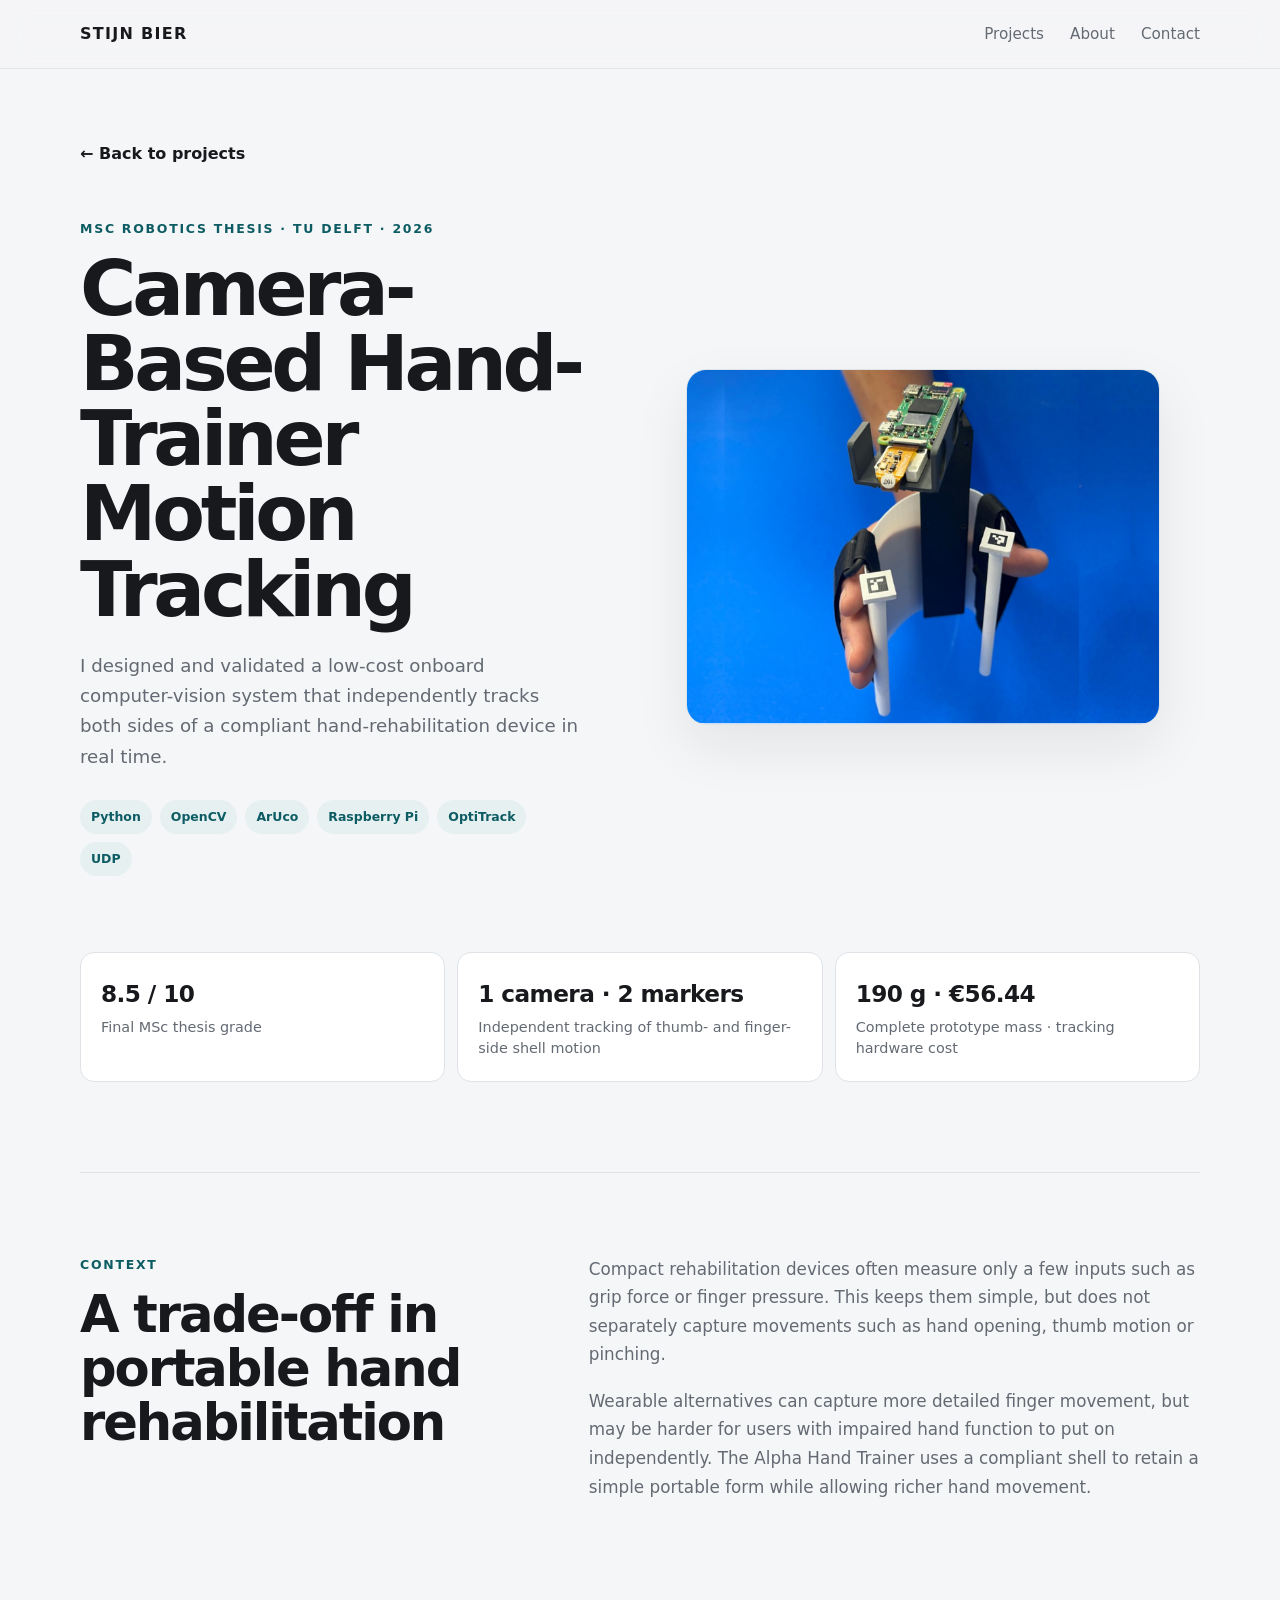
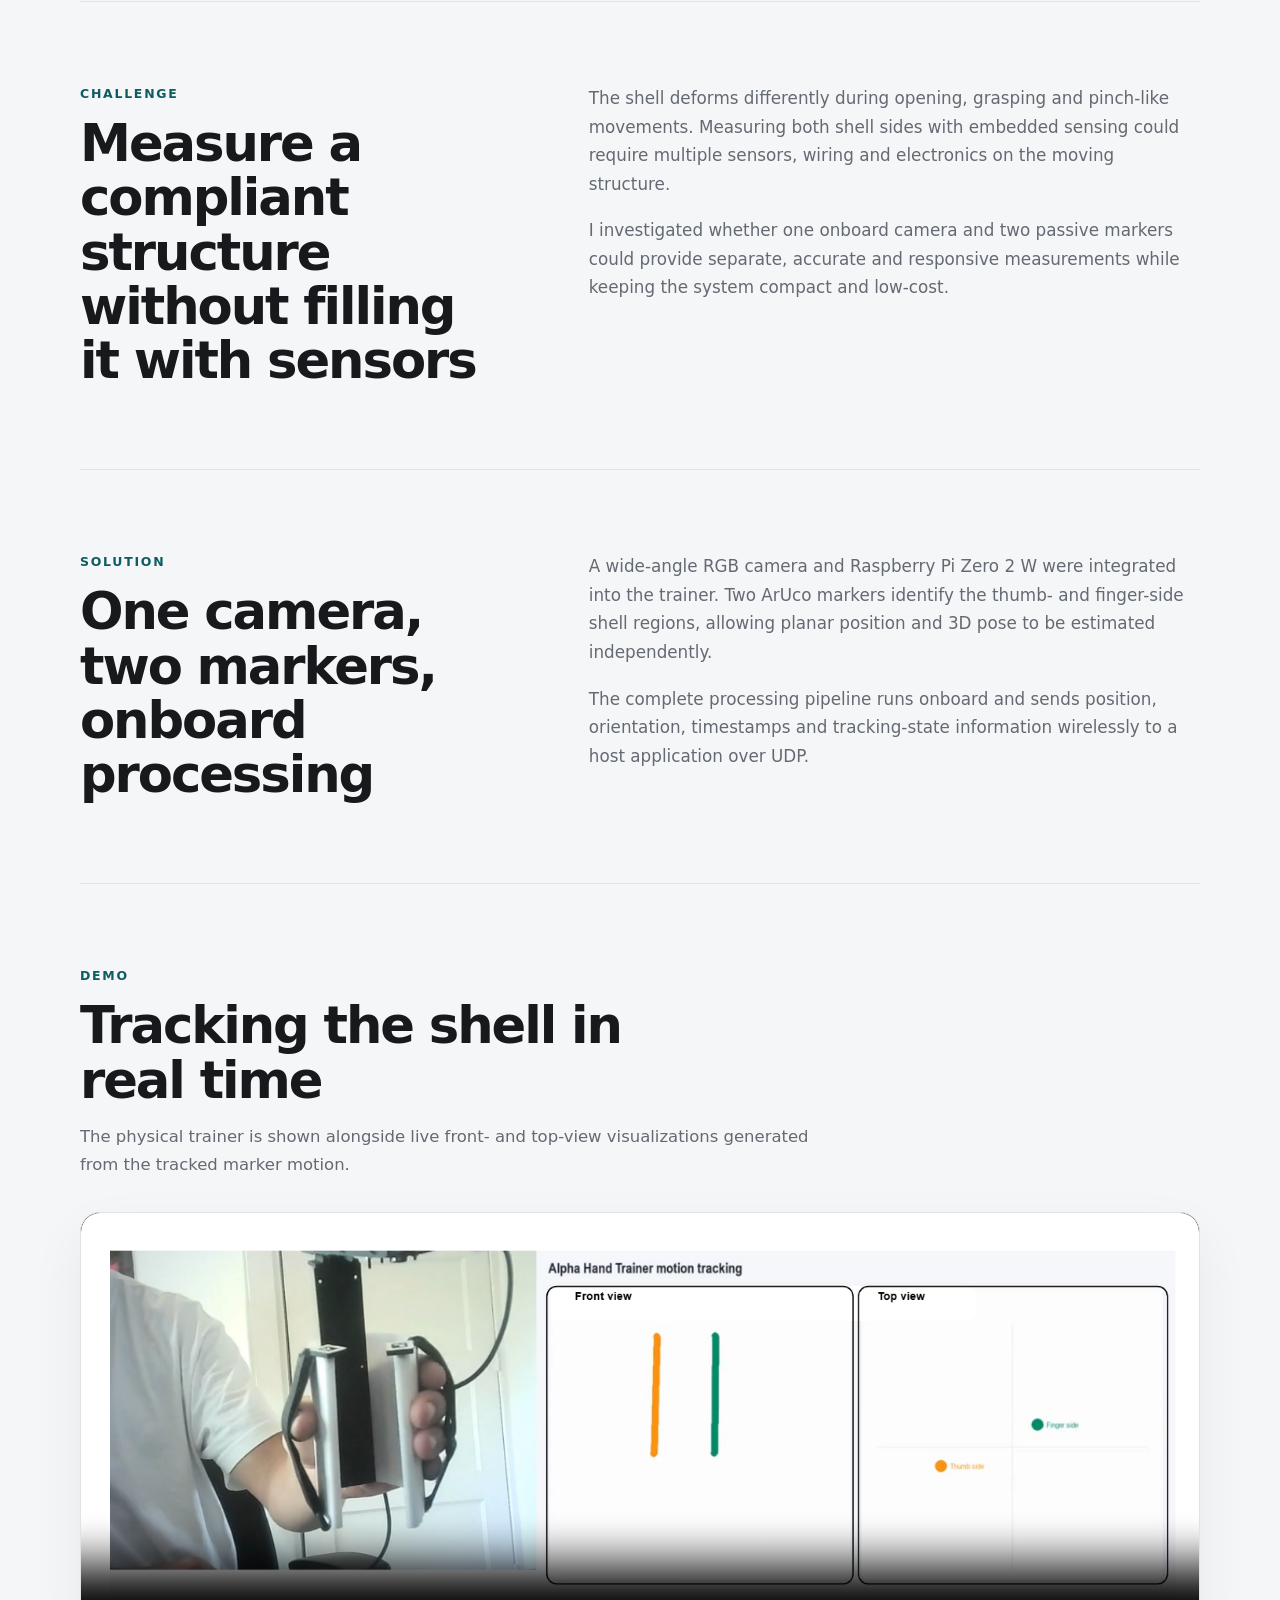
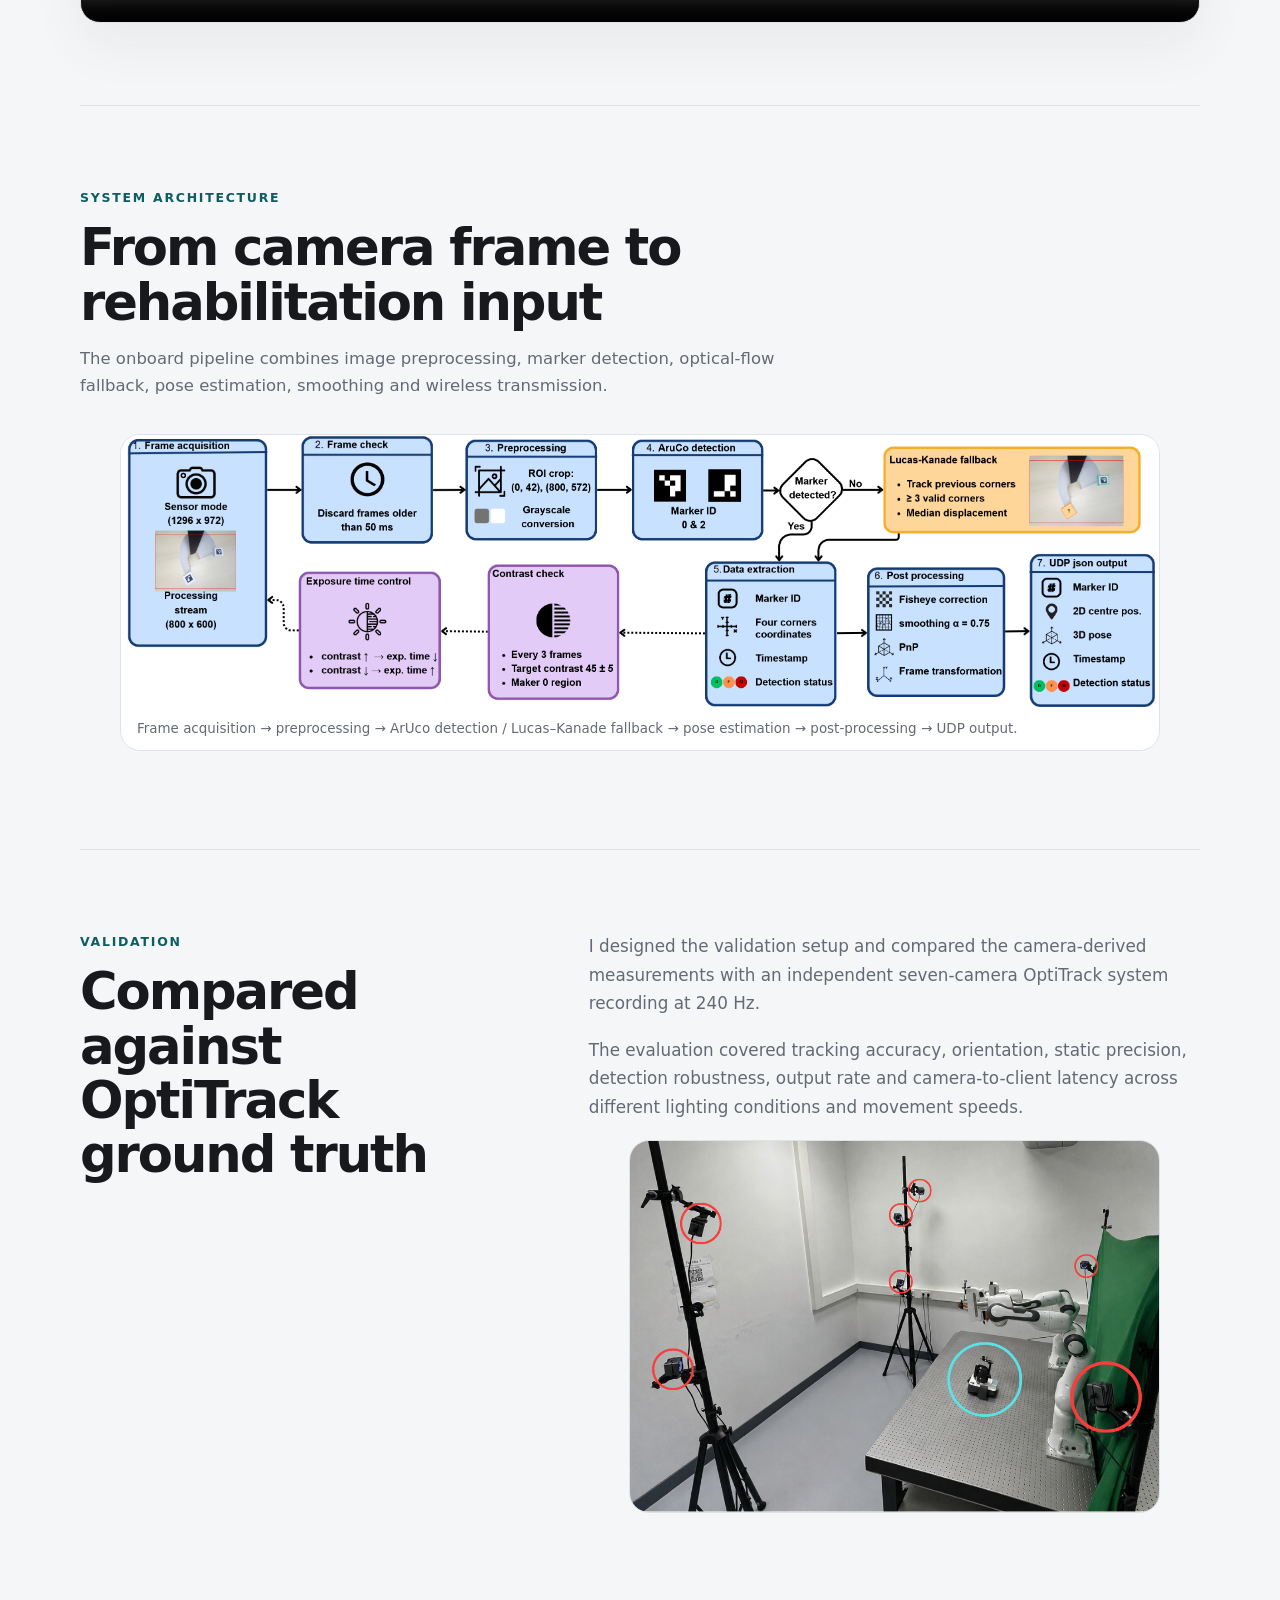
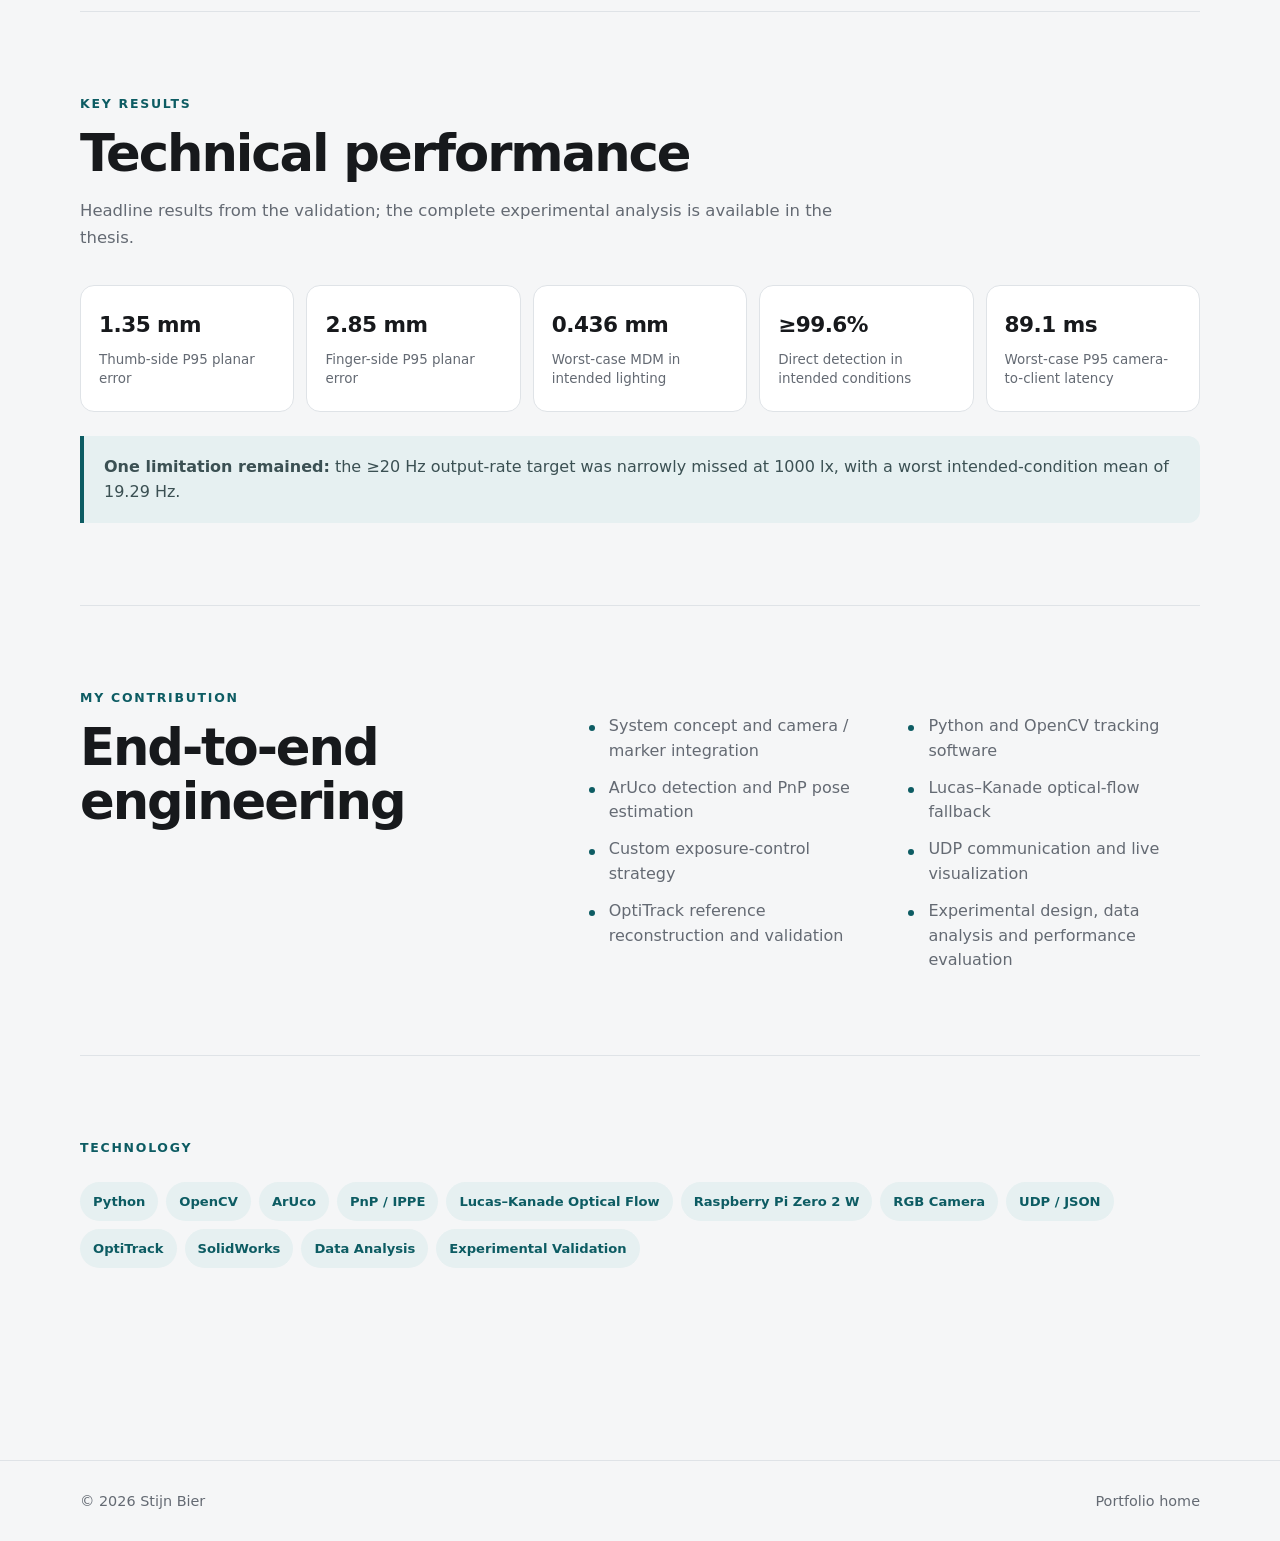
<file: projects/thesis.html>
<!DOCTYPE html>
<html lang="en">
<head>
  <meta charset="UTF-8">
  <meta name="viewport" content="width=device-width, initial-scale=1.0">
  <meta name="description" content="MSc Robotics thesis by Stijn Bier — low-cost onboard camera tracking for a compliant hand-rehabilitation device.">
  <title>Camera-Based Hand-Trainer Motion Tracking | Stijn Bier</title>
  <link rel="stylesheet" href="../style.css">

  <style>
    .th-page { padding-top:72px; padding-bottom:110px; }
    .th-back { display:inline-block; margin-bottom:52px; font-weight:800; }
    .th-hero {
      display:grid;
      grid-template-columns:minmax(0,.95fr) minmax(400px,1.05fr);
      gap:64px;
      align-items:center;
      padding-bottom:76px;
    }
    .th-hero h1 {
      margin:0 0 24px;
      font-size:clamp(3.2rem,6vw,5.6rem);
      line-height:.98;
      letter-spacing:-.055em;
    }
    .th-lead {
      max-width:700px;
      margin:0 0 28px;
      color:var(--muted);
      font-size:1.14rem;
      line-height:1.66;
    }
    .th-tags, .th-tech {
      display:flex;
      flex-wrap:wrap;
      gap:8px;
    }
    .th-tags span, .th-tech span {
      padding:7px 11px;
      border-radius:999px;
      background:var(--accent-soft);
      color:var(--accent);
      font-size:.78rem;
      font-weight:800;
    }
    .th-hero-visual {
      overflow:hidden;
      aspect-ratio:4/3;
      border:1px solid var(--line);
      border-radius:20px;
      background:var(--surface);
      box-shadow:0 22px 55px rgba(20,28,35,.08);
    }
    .th-hero-visual img {
      width:100%;
      height:100%;
      display:block;
      object-fit:cover;
    }
    .th-stats {
      display:grid;
      grid-template-columns:repeat(3,minmax(0,1fr));
      gap:12px;
      margin-bottom:90px;
    }
    .th-stat {
      padding:22px 20px;
      border:1px solid var(--line);
      border-radius:14px;
      background:var(--surface);
    }
    .th-stat strong, .th-stat span { display:block; }
    .th-stat strong { margin-bottom:5px; font-size:1.45rem; letter-spacing:-.025em; }
    .th-stat span { color:var(--muted); font-size:.9rem; line-height:1.45; }
    .th-section {
      padding:82px 0;
      border-top:1px solid var(--line);
    }
    .th-two-col {
      display:grid;
      grid-template-columns:.82fr 1.18fr;
      gap:84px;
      align-items:start;
    }
    .th-section h2 {
      margin:0;
      max-width:640px;
      font-size:clamp(2.15rem,4vw,3.5rem);
      line-height:1.06;
      letter-spacing:-.04em;
    }
    .th-copy { max-width:740px; }
    .th-copy p {
      margin:0 0 18px;
      color:var(--muted);
      font-size:1.05rem;
      line-height:1.7;
    }
    .th-heading {
      max-width:760px;
      margin-bottom:34px;
    }
    .th-heading p:last-child {
      color:var(--muted);
      font-size:1.03rem;
      line-height:1.65;
    }
    .th-wide-media, .th-side-media {
      overflow:hidden;
      border:1px solid var(--line);
      border-radius:20px;
      background:var(--surface);
    }
    .th-wide-media img, .th-side-media img {
      width:100%;
      display:block;
    }
    .th-wide-media figcaption {
      padding:12px 16px;
      color:var(--muted);
      font-size:.84rem;
      line-height:1.45;
    }
    .th-video {
      overflow:hidden;
      border:1px solid var(--line);
      border-radius:20px;
      background:#111;
      box-shadow:0 22px 55px rgba(20,28,35,.06);
    }
    .th-video video {
      width:100%;
      max-height:720px;
      display:block;
      background:#111;
    }
    .th-results {
      display:grid;
      grid-template-columns:repeat(5,minmax(0,1fr));
      gap:12px;
      margin-top:34px;
    }
    .th-result {
      padding:22px 18px;
      border:1px solid var(--line);
      border-radius:14px;
      background:var(--surface);
    }
    .th-result strong, .th-result span { display:block; }
    .th-result strong { margin-bottom:7px; font-size:1.35rem; letter-spacing:-.025em; }
    .th-result span { color:var(--muted); font-size:.84rem; line-height:1.45; }
    .th-note {
      margin-top:24px;
      padding:18px 20px;
      border-left:4px solid var(--accent);
      border-radius:0 12px 12px 0;
      background:var(--accent-soft);
      color:#3b5053;
      line-height:1.6;
    }
    .th-list {
      margin:26px 0 0;
      padding:0;
      list-style:none;
      display:grid;
      grid-template-columns:repeat(2,minmax(0,1fr));
      gap:12px 28px;
    }
    .th-list li {
      position:relative;
      padding-left:20px;
      color:var(--muted);
      line-height:1.55;
    }
    .th-list li::before {
      content:"";
      position:absolute;
      left:0; top:.72em;
      width:6px; height:6px;
      border-radius:50%;
      background:var(--accent);
    }
    .th-tech { margin-top:24px; }
    .th-tech span { padding:9px 13px; font-size:.82rem; }

    @media (max-width:1100px) {
      .th-results { grid-template-columns:repeat(2,minmax(0,1fr)); }
    }
    @media (max-width:980px) {
      .th-hero { grid-template-columns:1fr; }
      .th-hero-visual { max-width:680px; }
      .th-stats { grid-template-columns:1fr; }
    }
    @media (max-width:820px) {
      .th-page { padding-top:48px; }
      .th-two-col { grid-template-columns:1fr; gap:28px; }
      .th-list, .th-results { grid-template-columns:1fr; }
      .th-section { padding:64px 0; }
    }
  </style>
</head>

<body>
  <header class="site-header">
    <div class="container nav-wrap">
      <a class="brand" href="../index.html">STIJN BIER</a>
      <nav class="nav">
        <a href="../index.html#projects">Projects</a>
        <a href="../index.html#about">About</a>
        <a href="../index.html#contact">Contact</a>
      </nav>
    </div>
  </header>

  <main class="container th-page">
    <a class="th-back" href="../index.html#projects">← Back to projects</a>

    <section class="th-hero">
      <div>
        <p class="eyebrow">MSc Robotics Thesis · TU Delft · 2026</p>
        <h1>Camera-Based Hand-Trainer Motion Tracking</h1>
        <p class="th-lead">
          I designed and validated a low-cost onboard computer-vision system that
          independently tracks both sides of a compliant hand-rehabilitation device in real time.
        </p>
        <div class="th-tags">
          <span>Python</span><span>OpenCV</span><span>ArUco</span>
          <span>Raspberry Pi</span><span>OptiTrack</span><span>UDP</span>
        </div>
      </div>

      <figure class="th-hero-visual">
        <img src="../assets/images/alpha.png" alt="Alpha Hand Trainer with onboard camera and ArUco markers">
      </figure>
    </section>

    <section class="th-stats">
      <div class="th-stat">
        <strong>8.5 / 10</strong>
        <span>Final MSc thesis grade</span>
      </div>
      <div class="th-stat">
        <strong>1 camera · 2 markers</strong>
        <span>Independent tracking of thumb- and finger-side shell motion</span>
      </div>
      <div class="th-stat">
        <strong>190 g · €56.44</strong>
        <span>Complete prototype mass · tracking hardware cost</span>
      </div>
    </section>

    <section class="th-section th-two-col">
      <div>
        <p class="eyebrow">Context</p>
        <h2>A trade-off in portable hand rehabilitation</h2>
      </div>
      <div class="th-copy">
        <p>Compact rehabilitation devices often measure only a few inputs such as grip force or finger pressure. This keeps them simple, but does not separately capture movements such as hand opening, thumb motion or pinching.</p>
        <p>Wearable alternatives can capture more detailed finger movement, but may be harder for users with impaired hand function to put on independently. The Alpha Hand Trainer uses a compliant shell to retain a simple portable form while allowing richer hand movement.</p>
      </div>
    </section>

    <section class="th-section th-two-col">
      <div>
        <p class="eyebrow">Challenge</p>
        <h2>Measure a compliant structure without filling it with sensors</h2>
      </div>
      <div class="th-copy">
        <p>The shell deforms differently during opening, grasping and pinch-like movements. Measuring both shell sides with embedded sensing could require multiple sensors, wiring and electronics on the moving structure.</p>
        <p>I investigated whether one onboard camera and two passive markers could provide separate, accurate and responsive measurements while keeping the system compact and low-cost.</p>
      </div>
    </section>

    <section class="th-section th-two-col">
      <div>
        <p class="eyebrow">Solution</p>
        <h2>One camera, two markers, onboard processing</h2>
      </div>
      <div class="th-copy">
        <p>A wide-angle RGB camera and Raspberry Pi Zero 2 W were integrated into the trainer. Two ArUco markers identify the thumb- and finger-side shell regions, allowing planar position and 3D pose to be estimated independently.</p>
        <p>The complete processing pipeline runs onboard and sends position, orientation, timestamps and tracking-state information wirelessly to a host application over UDP.</p>
      </div>
    </section>

    <section class="th-section">
      <div class="th-heading">
        <p class="eyebrow">Demo</p>
        <h2>Tracking the shell in real time</h2>
        <p>The physical trainer is shown alongside live front- and top-view visualizations generated from the tracked marker motion.</p>
      </div>
      <div class="th-video">
        <video controls playsinline preload="metadata" poster="../assets/images/thesis-demo-poster.png">
          <source src="../assets/videos/thesis-demo.mp4" type="video/mp4">
          Your browser does not support HTML5 video.
        </video>
      </div>
    </section>

    <section class="th-section">
      <div class="th-heading">
        <p class="eyebrow">System architecture</p>
        <h2>From camera frame to rehabilitation input</h2>
        <p>The onboard pipeline combines image preprocessing, marker detection, optical-flow fallback, pose estimation, smoothing and wireless transmission.</p>
      </div>
      <figure class="th-wide-media">
        <img src="../assets/images/thesis-pipeline.png" alt="Onboard camera-based tracking pipeline">
        <figcaption>Frame acquisition → preprocessing → ArUco detection / Lucas–Kanade fallback → pose estimation → post-processing → UDP output.</figcaption>
      </figure>
    </section>

    <section class="th-section th-two-col">
      <div>
        <p class="eyebrow">Validation</p>
        <h2>Compared against OptiTrack ground truth</h2>
      </div>
      <div>
        <div class="th-copy">
          <p>I designed the validation setup and compared the camera-derived measurements with an independent seven-camera OptiTrack system recording at 240 Hz.</p>
          <p>The evaluation covered tracking accuracy, orientation, static precision, detection robustness, output rate and camera-to-client latency across different lighting conditions and movement speeds.</p>
        </div>
        <figure class="th-side-media">
          <img src="../assets/images/thesis-optitrack.png" alt="OptiTrack validation setup for the Alpha Hand Trainer">
        </figure>
      </div>
    </section>

    <section class="th-section">
      <div class="th-heading">
        <p class="eyebrow">Key results</p>
        <h2>Technical performance</h2>
        <p>Headline results from the validation; the complete experimental analysis is available in the thesis.</p>
      </div>

      <div class="th-results">
        <article class="th-result"><strong>1.35 mm</strong><span>Thumb-side P95 planar error</span></article>
        <article class="th-result"><strong>2.85 mm</strong><span>Finger-side P95 planar error</span></article>
        <article class="th-result"><strong>0.436 mm</strong><span>Worst-case MDM in intended lighting</span></article>
        <article class="th-result"><strong>≥99.6%</strong><span>Direct detection in intended conditions</span></article>
        <article class="th-result"><strong>89.1 ms</strong><span>Worst-case P95 camera-to-client latency</span></article>
      </div>

      <div class="th-note">
        <strong>One limitation remained:</strong> the ≥20 Hz output-rate target was narrowly missed at 1000 lx, with a worst intended-condition mean of 19.29 Hz.
      </div>
    </section>

    <section class="th-section th-two-col">
      <div>
        <p class="eyebrow">My contribution</p>
        <h2>End-to-end engineering</h2>
      </div>
      <div>
        <ul class="th-list">
          <li>System concept and camera / marker integration</li>
          <li>Python and OpenCV tracking software</li>
          <li>ArUco detection and PnP pose estimation</li>
          <li>Lucas–Kanade optical-flow fallback</li>
          <li>Custom exposure-control strategy</li>
          <li>UDP communication and live visualization</li>
          <li>OptiTrack reference reconstruction and validation</li>
          <li>Experimental design, data analysis and performance evaluation</li>
        </ul>
      </div>
    </section>

    <section class="th-section">
      <p class="eyebrow">Technology</p>
      <div class="th-tech">
        <span>Python</span><span>OpenCV</span><span>ArUco</span><span>PnP / IPPE</span>
        <span>Lucas–Kanade Optical Flow</span><span>Raspberry Pi Zero 2 W</span>
        <span>RGB Camera</span><span>UDP / JSON</span><span>OptiTrack</span>
        <span>SolidWorks</span><span>Data Analysis</span><span>Experimental Validation</span>
      </div>
    </section>
  </main>

  <footer class="footer">
    <div class="container">
      <span>© <span id="year"></span> Stijn Bier</span>
      <span><a href="../index.html">Portfolio home</a></span>
    </div>
  </footer>

  <script src="../script.js"></script>
</body>
</html>
</file>
<file: style.css>
:root {
  --bg: #f5f6f7;
  --surface: #ffffff;
  --text: #17191c;
  --muted: #646a73;
  --line: #dfe3e7;
  --accent: #0d5c63;
  --accent-soft: #e6f0f1;
  --max: 1120px;
  --radius: 18px;
}
* { box-sizing: border-box; }
html { scroll-behavior: smooth; }
body { margin: 0; font-family: Inter, ui-sans-serif, system-ui, -apple-system, BlinkMacSystemFont, "Segoe UI", sans-serif; background: var(--bg); color: var(--text); line-height: 1.6; }
a { color: inherit; text-decoration: none; }
.container { width: min(var(--max), calc(100% - 40px)); margin: 0 auto; }
.site-header { position: sticky; top: 0; z-index: 10; border-bottom: 1px solid rgba(223,227,231,.9); background: rgba(245,246,247,.9); backdrop-filter: blur(14px); }
.nav-wrap { min-height: 68px; display: flex; justify-content: space-between; align-items: center; }
.brand { font-weight: 800; letter-spacing: .08em; }
.nav { display: flex; gap: 26px; font-size: .95rem; color: var(--muted); }
.nav a:hover { color: var(--text); }
.hero { min-height: 76vh; display: grid; grid-template-columns: minmax(0,1fr) 320px; gap: 70px; align-items: center; padding: 90px 0; }
.eyebrow { margin: 0 0 12px; font-size: .78rem; font-weight: 800; text-transform: uppercase; letter-spacing: .14em; color: var(--accent); }
h1,h2,h3 { line-height: 1.1; margin-top: 0; }
h1 { max-width: 850px; margin-bottom: 24px; font-size: clamp(3rem,6vw,5.4rem); letter-spacing: -.055em; }
h2 { margin-bottom: 18px; font-size: clamp(2.15rem,4vw,3.4rem); letter-spacing: -.035em; }
h3 { margin-bottom: 12px; font-size: 1.5rem; letter-spacing: -.02em; }
.hero-text { max-width: 730px; margin-bottom: 32px; font-size: 1.15rem; color: var(--muted); }
.hero-actions,.contact-links { display: flex; flex-wrap: wrap; gap: 12px; }
.button { display: inline-flex; align-items: center; justify-content: center; min-height: 46px; padding: 0 18px; border-radius: 999px; font-weight: 700; }
.button.primary { background: var(--text); color: #fff; }
.button.secondary { border: 1px solid var(--line); background: var(--surface); }
.profile-card { padding: 28px; border: 1px solid var(--line); border-radius: var(--radius); background: var(--surface); box-shadow: 0 20px 55px rgba(20,28,35,.07); }
.avatar { width: 100%; aspect-ratio: 1; display: grid; place-items: center; margin-bottom: 22px; border-radius: 14px; background: var(--accent-soft); color: var(--accent); font-size: 4rem; font-weight: 800; }
.profile-card strong,.profile-card span { display: block; }
.profile-card span { margin-top: 4px; color: var(--muted); }
.section { padding: 90px 0; }
.section-heading { max-width: 640px; margin-bottom: 38px; }
.section-heading > p:last-child { color: var(--muted); }
.project-grid { display: grid; grid-template-columns: repeat(2,minmax(0,1fr)); gap: 24px; }
.project-card { overflow: hidden; border: 1px solid var(--line); border-radius: var(--radius); background: var(--surface); transition: transform .2s ease, box-shadow .2s ease; }
.project-card:hover { transform: translateY(-4px); box-shadow: 0 18px 38px rgba(20,28,35,.09); }
.project-card.featured { grid-column: span 2; display: grid; grid-template-columns: 1.1fr 1fr; }
.media-placeholder { min-height: 300px; display: grid; place-items: center; padding: 24px; text-align: center; background: linear-gradient(135deg,rgba(13,92,99,.10),rgba(13,92,99,.02)), repeating-linear-gradient(45deg,transparent,transparent 16px,rgba(0,0,0,.025) 16px,rgba(0,0,0,.025) 17px); color: var(--muted); font-weight: 700; }
.project-card.featured .media-placeholder { min-height: 420px; }
.project-content { padding: 28px; }
.project-content p { color: var(--muted); }
.tags,.skill-list { display: flex; flex-wrap: wrap; gap: 8px; }
.tags { margin-bottom: 18px; }
.tags span,.skill-list span { border-radius: 999px; background: var(--accent-soft); color: var(--accent); font-size: .78rem; font-weight: 700; }
.tags span { padding: 5px 9px; }
.skill-list span { padding: 8px 12px; }
.project-link { display: inline-block; margin-top: 10px; font-weight: 800; }
.split { display: grid; grid-template-columns: .8fr 1.2fr; gap: 80px; border-top: 1px solid var(--line); }
.about-copy p { margin-top: 0; color: var(--muted); font-size: 1.08rem; }
.skill-list { margin-top: 28px; }
.contact { margin-bottom: 80px; padding: 62px; border-radius: 24px; background: var(--text); color: #fff; }
.contact p:not(.eyebrow) { max-width: 650px; color: #cdd1d6; }
.contact .eyebrow { color: #8fd5da; }
.contact-links a { padding-bottom: 2px; border-bottom: 1px solid #80858c; }
.footer { border-top: 1px solid var(--line); color: var(--muted); }
.footer .container { min-height: 80px; display: flex; justify-content: space-between; align-items: center; gap: 20px; font-size: .9rem; }
.project-page { padding: 80px 0 110px; }
.project-hero { max-width: 900px; margin-bottom: 50px; }
.project-hero h1 { font-size: clamp(2.8rem,6vw,5rem); }
.project-lead { max-width: 760px; font-size: 1.16rem; color: var(--muted); }
.project-meta { display: flex; flex-wrap: wrap; gap: 8px; margin: 24px 0 0; }
.project-meta span { padding: 7px 11px; border-radius: 999px; background: var(--accent-soft); color: var(--accent); font-size: .82rem; font-weight: 750; }
.project-media { min-height: 420px; display: grid; place-items: center; margin: 40px 0 60px; border: 1px dashed #aeb6be; border-radius: var(--radius); background: var(--surface); color: var(--muted); text-align: center; padding: 30px; }
.project-sections { display: grid; grid-template-columns: repeat(2,minmax(0,1fr)); gap: 42px 70px; }
.project-sections section { padding-top: 26px; border-top: 1px solid var(--line); }
.project-sections p,.project-sections li { color: var(--muted); }
.back-link { display: inline-block; margin-bottom: 35px; font-weight: 800; }
@media (max-width: 820px) {
  .nav { display: none; }
  .hero { min-height: auto; grid-template-columns: 1fr; padding: 70px 0; }
  .profile-card { max-width: 320px; }
  .project-grid,.project-card.featured,.split,.project-sections { grid-template-columns: 1fr; }
  .project-card.featured { grid-column: auto; }
  .split { gap: 30px; }
  .contact { padding: 38px 26px; }
  .footer .container { padding: 22px 0; flex-direction: column; align-items: flex-start; }
}


/* =========================
   Detailed thesis page
   ========================= */
.project-hero-split { display:grid; grid-template-columns:minmax(0,1.15fr) minmax(320px,.85fr); gap:64px; align-items:center; margin-bottom:34px; }
.project-hero-copy h1 { max-width:820px; font-size:clamp(2.9rem,6vw,5rem); letter-spacing:-.05em; }
.hero-visual,.wide-media,.validation-media { position:relative; overflow:hidden; margin:0; border:1px solid var(--line); border-radius:var(--radius); background:var(--surface); }
.hero-visual { min-height:420px; }
.hero-visual img,.wide-media img,.validation-media img { width:100%; height:100%; display:block; object-fit:cover; }
.hero-visual img { min-height:420px; }
.media-fallback { display:none; min-height:inherit; place-items:center; padding:30px; text-align:center; color:var(--muted); background:linear-gradient(135deg,rgba(13,92,99,.10),rgba(13,92,99,.02)),repeating-linear-gradient(45deg,transparent,transparent 16px,rgba(0,0,0,.025) 16px,rgba(0,0,0,.025) 17px); }
.media-missing .media-fallback { display:grid; }
.quick-facts { display:grid; grid-template-columns:repeat(4,minmax(0,1fr)); gap:12px; margin:34px 0 96px; }
.quick-facts>div { padding:24px 20px; border:1px solid var(--line); border-radius:14px; background:var(--surface); }
.quick-facts strong,.quick-facts span { display:block; }
.quick-facts strong { margin-bottom:5px; font-size:1.55rem; letter-spacing:-.025em; }
.quick-facts span { color:var(--muted); font-size:.9rem; }
.project-block { padding:84px 0; border-top:1px solid var(--line); }
.project-block.two-col { display:grid; grid-template-columns:.85fr 1.15fr; gap:80px; }
.project-copy { max-width:700px; }
.project-copy p { margin-top:0; color:var(--muted); font-size:1.08rem; }
.project-section-heading { max-width:720px; margin-bottom:34px; }
.project-section-heading>p:last-child { color:var(--muted); }
.video-frame { overflow:hidden; border:1px solid var(--line); border-radius:var(--radius); background:#111; }
.video-frame video { width:100%; max-height:720px; display:block; background:#111; }
.video-help { padding:11px 16px; background:var(--surface); color:var(--muted); font-size:.83rem; }
.wide-media { min-height:360px; }
.wide-media img { object-fit:contain; background:#fff; }
.wide-media .media-fallback { min-height:420px; }
.wide-media figcaption,.validation-media figcaption { padding:12px 16px; border-top:1px solid var(--line); color:var(--muted); font-size:.86rem; background:var(--surface); }
.validation-grid { display:grid; grid-template-columns:.9fr 1.1fr; gap:60px; align-items:center; }
.validation-copy p { color:var(--muted); font-size:1.04rem; }
.validation-media { min-height:420px; }
.validation-media img { min-height:420px; object-fit:cover; }
.result-grid { display:grid; grid-template-columns:repeat(5,minmax(0,1fr)); gap:12px; }
.result-card { min-height:150px; padding:24px 20px; border:1px solid var(--line); border-radius:14px; background:var(--surface); }
.result-card strong,.result-card span { display:block; }
.result-card strong { margin-bottom:14px; font-size:clamp(1.55rem,3vw,2.2rem); letter-spacing:-.035em; }
.result-card span { color:var(--muted); font-size:.88rem; line-height:1.45; }
.result-note { margin-top:18px; padding:18px 20px; border-left:4px solid var(--accent); border-radius:0 12px 12px 0; background:var(--accent-soft); color:#3b5053; }
.result-figure { margin-top:36px; }
.clean-list { margin:0; padding-left:1.15rem; columns:2; column-gap:40px; }
.clean-list li { break-inside:avoid; margin-bottom:10px; color:var(--muted); }
.project-skills { margin-top:20px; }
@media (max-width:950px) { .project-hero-split,.validation-grid { grid-template-columns:1fr; } .hero-visual { max-width:640px; } .quick-facts { grid-template-columns:repeat(2,minmax(0,1fr)); } .result-grid { grid-template-columns:repeat(2,minmax(0,1fr)); } }
@media (max-width:820px) { .project-block.two-col { grid-template-columns:1fr; gap:26px; } .project-hero-split { gap:34px; } .project-block { padding:64px 0; } .quick-facts { margin-bottom:70px; } .clean-list { columns:1; } }
@media (max-width:560px) { .quick-facts,.result-grid { grid-template-columns:1fr; } .hero-visual,.hero-visual img,.validation-media,.validation-media img { min-height:320px; } }
</file>
